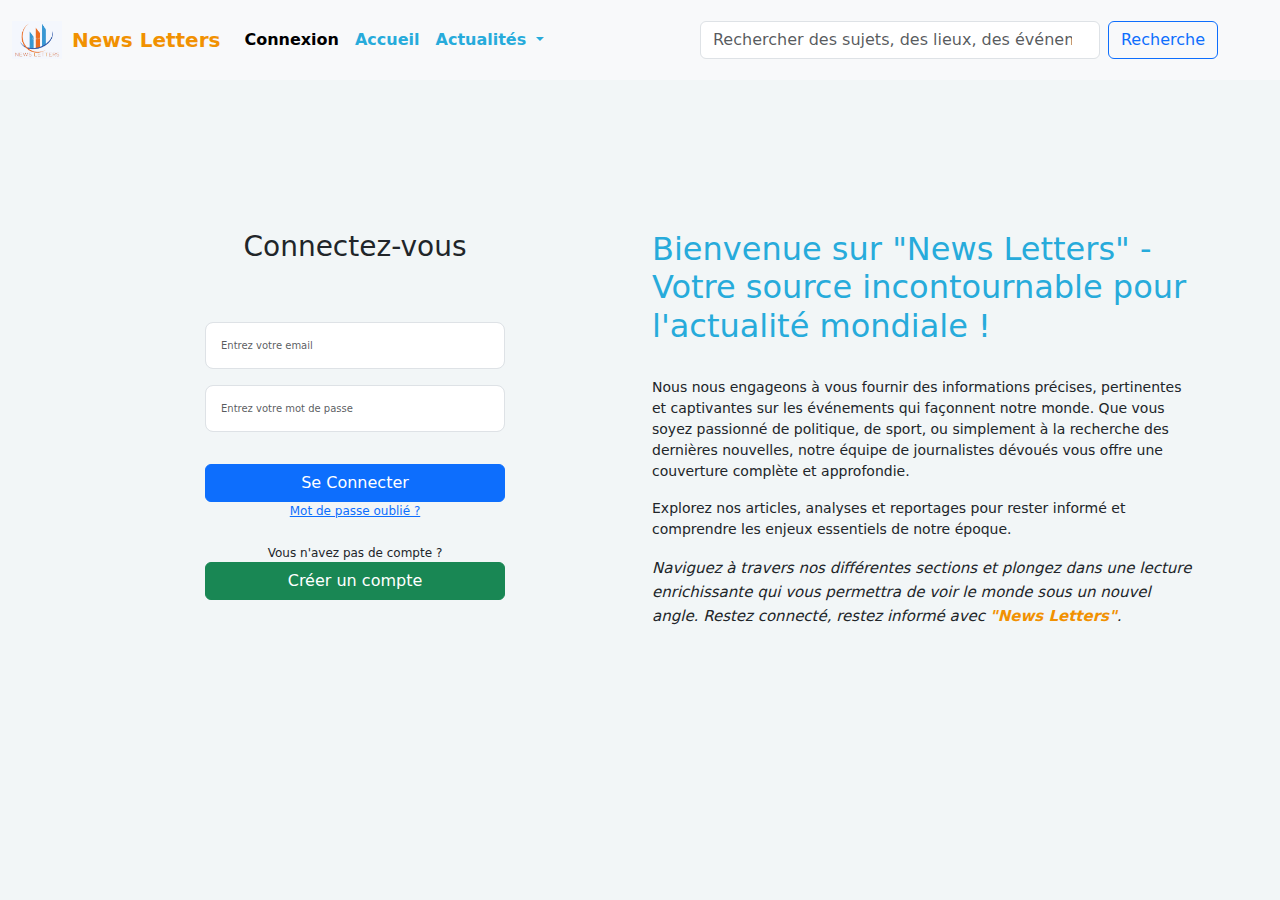
<file: index.html>
<!DOCTYPE html>
<html lang="en">
<head>
    <meta charset="UTF-8">
    <meta name="viewport" content="width=device-width, initial-scale=1.0">
    <link rel="stylesheet" href="./bootstrap-5.3.3-dist/css/bootstrap.min.css">
    <link rel="stylesheet" href="./styles/index.css">
    <link rel="stylesheet" href="https://fonts.googleapis.com/css2?family=Material+Symbols+Outlined:opsz,wght,FILL,GRAD@20..48,100..700,0..1,-50..200" />
    <title>Actualités</title>
   
</head>
<body>
    <nav class="navbar navbar-expand-lg navbar-light bg-light">
        <div class="container-fluid">
            <img src="./images/logo.PNG"style="width: 50px;">
            <a class="navbar-brand" href="#">News Letters</a>
            <button class="navbar-toggler" type="button" data-bs-toggle="collapse" data-bs-target="#navbarSupportedContent" aria-controls="navbarSupportedContent" aria-expanded="false" aria-label="Toggle navigation">
                <span class="navbar-toggler-icon"></span>
            </button>
            <div class="collapse navbar-collapse" id="navbarSupportedContent">
                <ul class="navbar-nav me-auto mb-2 mb-lg-0">
                <li class="nav-item">
                    <a class="nav-link active" aria-current="page" href="./index.html">Connexion</a>
                </li>
                <li class="nav-item">
                    <a class="nav-link" href="./pages/accueil.html">Accueil</a>
                </li>
                <li class="nav-item dropdown">
                    <a class="nav-link dropdown-toggle" href="#" id="navbarDropdown" role="button" data-bs-toggle="dropdown" aria-expanded="false">
                  Actualités
                    </a>
                    <ul class="dropdown-menu" aria-labelledby="navbarDropdown">
                    <li><a class="dropdown-item" href="./pages/inter.html">International</a></li>
                    <li><a class="dropdown-item" href="./pages/politique.html">Politique</a></li>
                    <li><a class="dropdown-item" href="./pages/sport.html">Sport</a></li>
                    <li><a class="dropdown-item" href="./pages/sante.html">Santé</a></li>
                    <li><hr class="dropdown-divider"></li>
                    <li><a class="dropdown-item" href="#">Autres</a></li>
                    </ul>
                </li>
                </ul>
                <div class="search">
                <form class="d-flex">
                <input class="form-control me-2" type="search" placeholder="Rechercher des sujets, des lieux, des événements . . ." aria-label="Search"style="width: 400px;">
                <button class="btn btn-outline-primary" type="submit">Recherche</button>
                </form>
                </div>
            </div>
        </div>
      </nav>
    <main>
        <div class="container">
            <div class="row justify-content-center">
                <div class="col-6"> 
                    <div class="form">
                        <h3>Connectez-vous</h3>
                        <input type="text" class="form-control form-control-lg mb-3" placeholder="Entrez votre email" name="email"style="font-size:10px;padding:15px;width:300px; margin-top:50px;">
                        <input  type="password"  onclick="myFunction()" class="form-control form-control-lg mb-3" placeholder="Entrez votre mot de passe" name="pswd"style="font-size:10px;padding:15px;width:300px">
                        <p id="myMessage" style="display: none; font-size:10px;color:red;">Votre mot de passe doit contenir au moins 8 caractères</p><a href="./pages/accueil.html" target="self" class="btn btn-primary mt-3"style="width: 300px;">Se Connecter</a>
                        <span><a href="#" target="_blank">Mot de passe oublié ?</a></span><br>
                        <span>Vous n'avez pas de compte ?</span>
                        <a href="#" class="btn btn-success"style="width: 300px;">Créer un compte</a>
                    </div>
                </div>
                <div class="col-6">
                    <h2>Bienvenue sur "News Letters" - Votre source incontournable pour l'actualité mondiale !</h2><br>
                    <p>Nous nous engageons à vous fournir des informations précises, pertinentes et captivantes sur les événements qui façonnent notre monde. Que vous soyez passionné de politique, de sport, ou simplement à la recherche des dernières nouvelles, notre équipe de journalistes dévoués vous offre une couverture complète et approfondie.</p>
                    <p>Explorez nos articles, analyses et reportages pour rester informé et comprendre les enjeux essentiels de notre époque.</p>
                    <i>Naviguez à travers nos différentes sections et plongez dans une lecture enrichissante qui vous permettra de voir le monde sous un nouvel angle. Restez connecté, restez informé avec <b>"News Letters"</b>.</i>
                </div>
            </div>
        </div>
    </main>
    <script src="https://cdn.jsdelivr.net/npm/bootstrap@5.1.3/dist/js/bootstrap.bundle.min.js" integrity="sha384-ka7Sk0Gln4gmtz2MlQnikT1wXgYsOg+OMhuP+IlRH9sENBO0LRn5q+8nbTov4+1p" crossorigin="anonymous"></script>
    
    <script>
        function myFunction() {
            //choisir l'element
            var warningMessage = document.getElementById("myMessage");
            //aficher l'element ou pas
            if (warningMessage.style.display === "none") {

                warningMessage.style.display = "block";
            } else {
                 warningMessage.style.display = "none";
             }
        }
    </script>
</body>
</html>
</file>
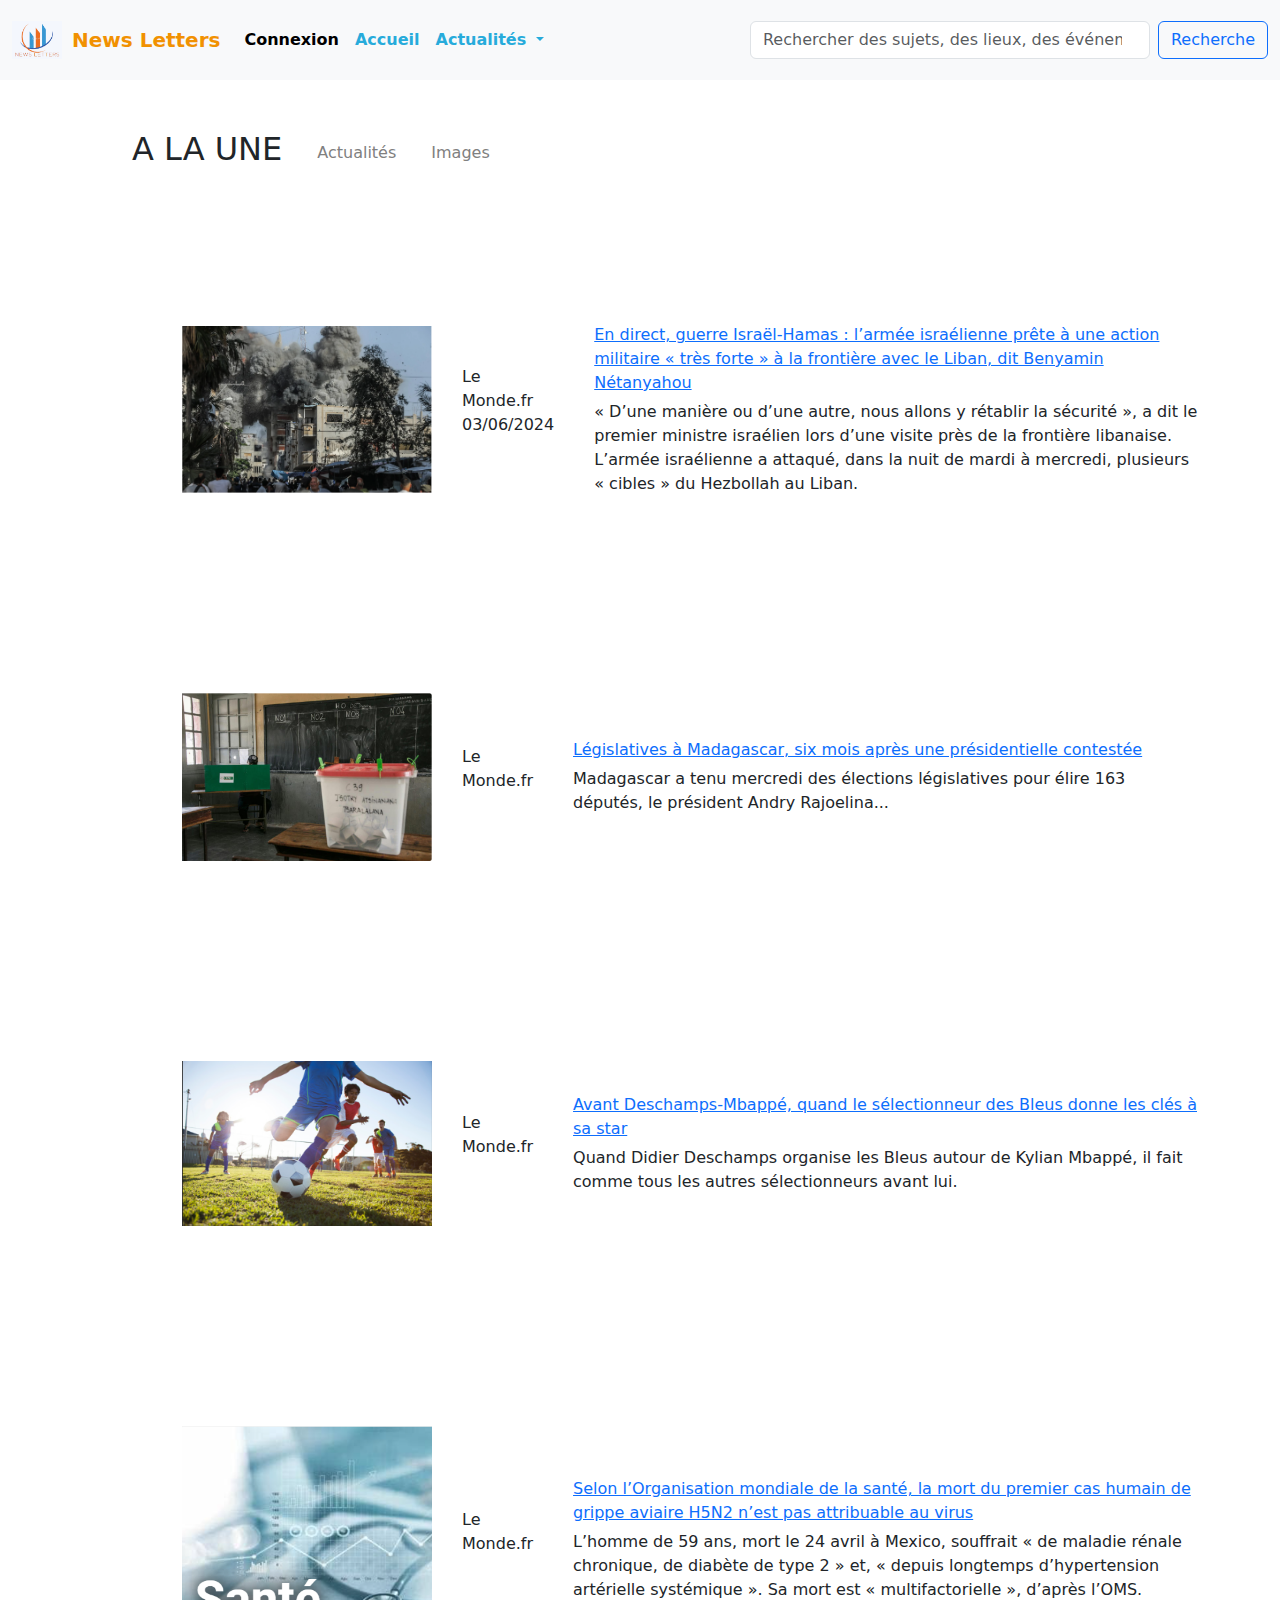
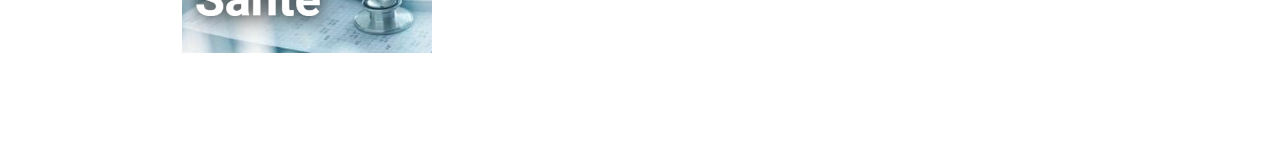
<file: pages/accueil.html>
<!DOCTYPE html>
<html lang="en">
<head>
    <meta charset="UTF-8">
    <meta name="viewport" content="width=device-width, initial-scale=1.0">
    <link rel="stylesheet" href="../bootstrap-5.3.3-dist/css/bootstrap.min.css">
    <link rel="stylesheet" href="../pages/accueil.css">
    <link rel="stylesheet" href="https://fonts.googleapis.com/css2?family=Material+Symbols+Outlined:opsz,wght,FILL,GRAD@20..48,100..700,0..1,-50..200" />
    <link href="https://cdn.jsdelivr.net/npm/bootstrap-icons/font/bootstrap-icons.css" rel="stylesheet">
    <title>Accueil</title>
</head>
    <nav class="navbar navbar-expand-lg navbar-light bg-light">
        <div class="container-fluid">
            <img src="../images/logo.PNG"style="width: 50px;">
            <a class="navbar-brand" href="#">News Letters</a>
          <button class="navbar-toggler" type="button" data-bs-toggle="collapse" data-bs-target="#navbarSupportedContent" aria-controls="navbarSupportedContent" aria-expanded="false" aria-label="Toggle navigation">
            <span class="navbar-toggler-icon"></span>
          </button>
          <div class="collapse navbar-collapse" id="navbarSupportedContent">
            <ul class="navbar-nav me-auto mb-2 mb-lg-0">
              <li class="nav-item">
                <a class="nav-link active" aria-current="page" href="../index.html">Connexion</a>
              </li>
              <li class="nav-item">
                <a class="nav-link" href="./accueil.html">Accueil</a>
              </li>
              <li class="nav-item dropdown">
                <a class="nav-link dropdown-toggle" href="#" id="navbarDropdown" role="button" data-bs-toggle="dropdown" aria-expanded="false">
                  Actualités
                </a>
                <ul class="dropdown-menu" aria-labelledby="navbarDropdown">
                    <li><a class="dropdown-item" href="./inter.html">International</a></li>
                    <li><a class="dropdown-item" href="./politique.html">Politique</a></li>
                    <li><a class="dropdown-item" href="./sport.html">Sport</a></li>
                    <li><a class="dropdown-item" href="./sante.html">Santé</a></li>
                    <li><hr class="dropdown-divider"></li>
                    <li><a class="dropdown-item" href="#">Autres</a></li>
                </ul>
              </li>
            </ul>
            <form class="d-flex">
              <input class="form-control me-2" type="search" placeholder="Rechercher des sujets, des lieux, des événements . . ." aria-label="Search"style="width: 400px;">
              <button class="btn btn-outline-primary" type="submit">Recherche</button>
            </form>
          </div>
        </div>
      </nav>
    <main>
        <div class="container">
            <div class="col-md-12">
                <h2> A LA UNE </h2>
                <a class=link href="#">Actualités</a>
                <a class=link href="#">Images</a>
            </div>
            <div class="row">
                <div class="col-md-4">
                    <img src="../images/gaza.png"style="width: 250px; margin:100px">
                </div>
                <div class="col-md-8">
                    <p> Le Monde.fr  03/06/2024 </p>
                    <div class="firsttitle">
                        <a href="../pages/inter.html"target="_blank">En direct, guerre Israël-Hamas : l’armée israélienne prête à une action militaire « très forte » à la frontière avec le Liban, dit Benyamin Nétanyahou</a>
                        <span>« D’une manière ou d’une autre, nous allons y rétablir la sécurité », a dit le premier ministre israélien lors d’une visite près de la frontière libanaise. L’armée israélienne a attaqué, dans la nuit de mardi à mercredi, plusieurs « cibles » du Hezbollah au Liban.</span>
                    </div>
                </div>
            </div>
        </div>
        <div class="container">
            <div class="row">
                <div class="col-md-4">
                    <img src="../images/election.PNG"style="width: 250px; margin:100px">
                </div>
                <div class="col-md-8">
                    <p> Le Monde.fr  </p>
                    <div class="firsttitle">
                        <a href="../pages/politique.html"target="_blank">Législatives à Madagascar, six mois après une présidentielle contestée</a>
                        <span>Madagascar a tenu mercredi des élections législatives pour élire 163 députés, le président Andry Rajoelina...</span>
                    </div>
                </div>
            </div>
        </div>
        <div class="container">
          <div class="row">
              <div class="col-md-4">
                  <img src="../images/ball.PNG"style="width: 250px; margin:100px">
              </div>
              <div class="col-md-8">
                  <p> Le Monde.fr  </p>
                  <div class="firsttitle">
                      <a href="../pages/sport.html"target="_blank">Avant Deschamps-Mbappé, quand le sélectionneur des Bleus donne les clés à sa star</a>
                      <span>Quand Didier Deschamps organise les Bleus autour de Kylian Mbappé, il fait comme tous les autres sélectionneurs avant lui.</span>
                  </div>
              </div>
          </div>
      </div>
      <div class="container">
        <div class="row">
            <div class="col-md-4">
                <img src="../images/sante.PNG"style="width: 250px; margin:100px">
            </div>
            <div class="col-md-8">
                <p> Le Monde.fr  </p>
                <div class="firsttitle">
                    <a href="../pages/sante.html"target="_blank">Selon l’Organisation mondiale de la santé, la mort du premier cas humain de grippe aviaire H5N2 n’est pas attribuable au virus</a>
                    <span>L’homme de 59 ans, mort le 24 avril à Mexico, souffrait « de maladie rénale chronique, de diabète de type 2 » et, « depuis longtemps d’hypertension artérielle systémique ». Sa mort est « multifactorielle », d’après l’OMS.</span>
                </div>
            </div>
        </div>
    </div>
    </main>
    
    <script src="https://cdn.jsdelivr.net/npm/bootstrap@5.1.3/dist/js/bootstrap.bundle.min.js" integrity="sha384-ka7Sk0Gln4gmtz2MlQnikT1wXgYsOg+OMhuP+IlRH9sENBO0LRn5q+8nbTov4+1p" crossorigin="anonymous"></script>
</body>
</html>
</file>
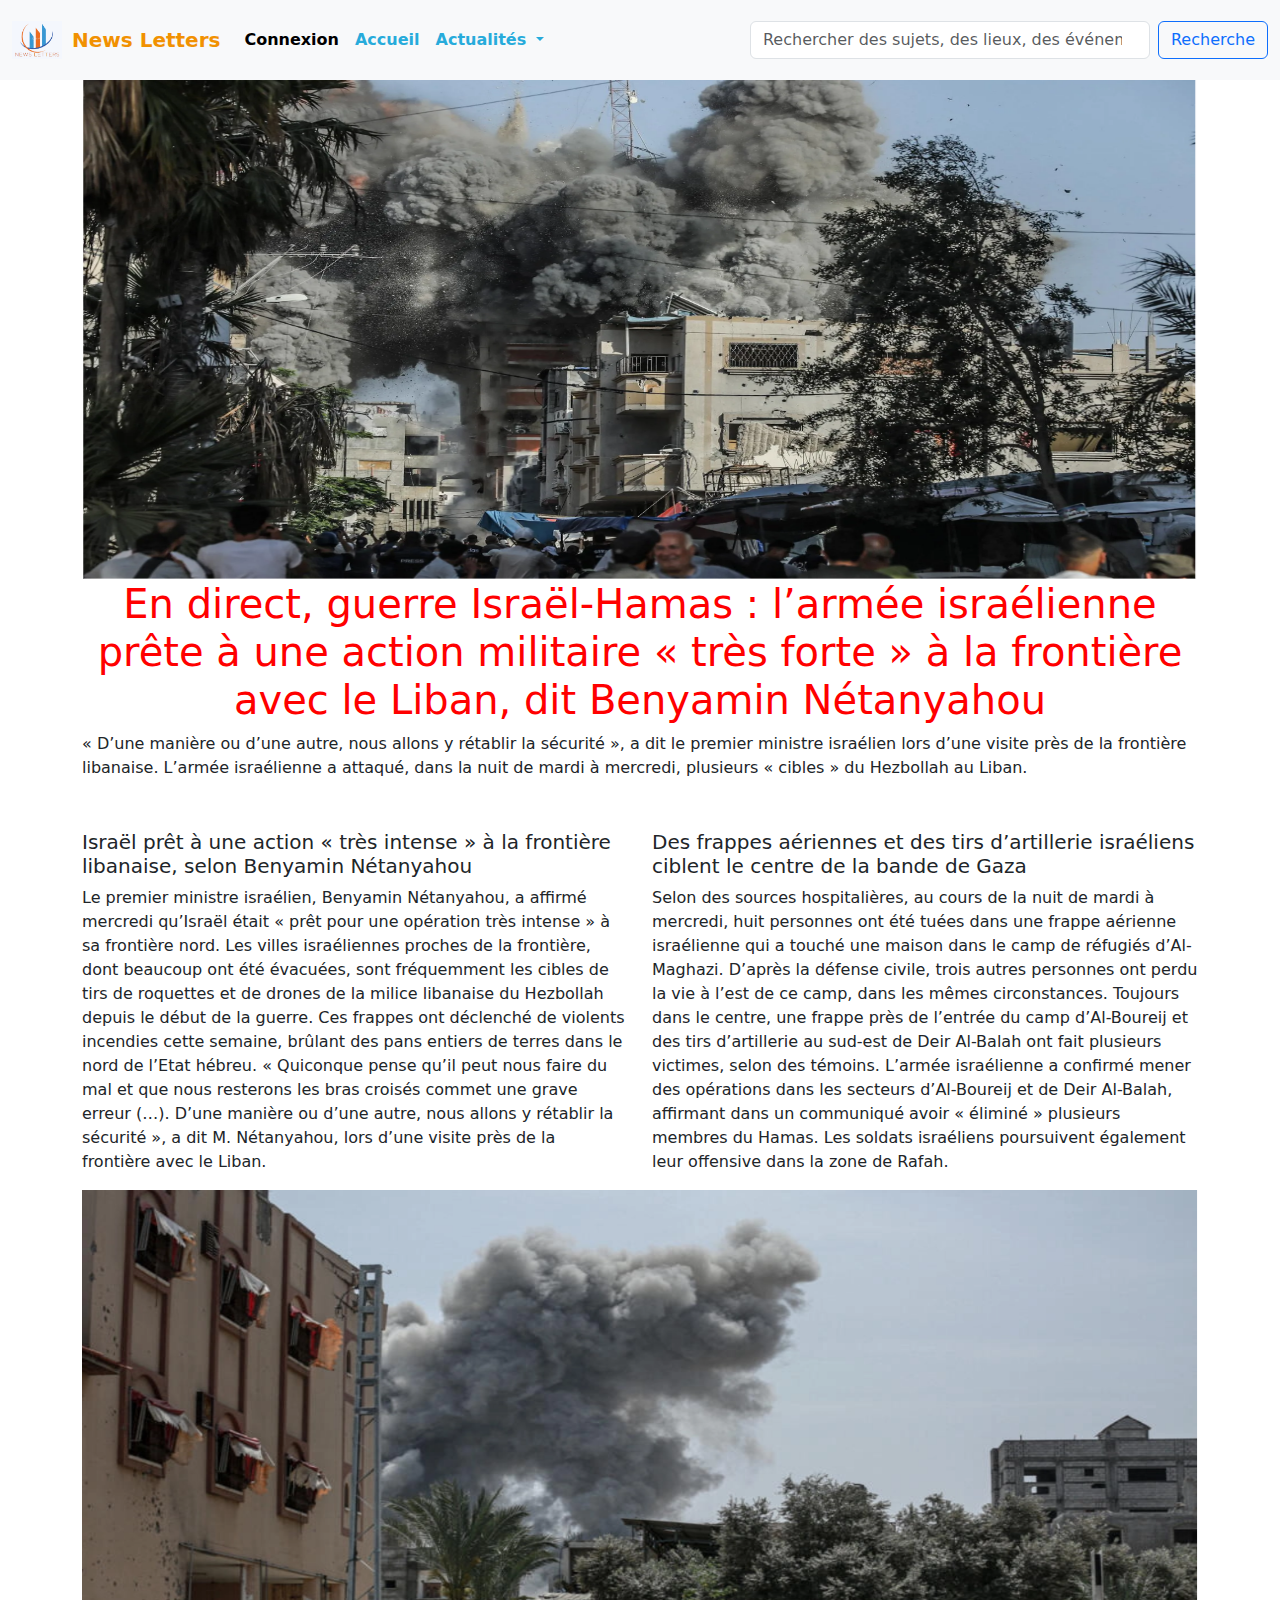
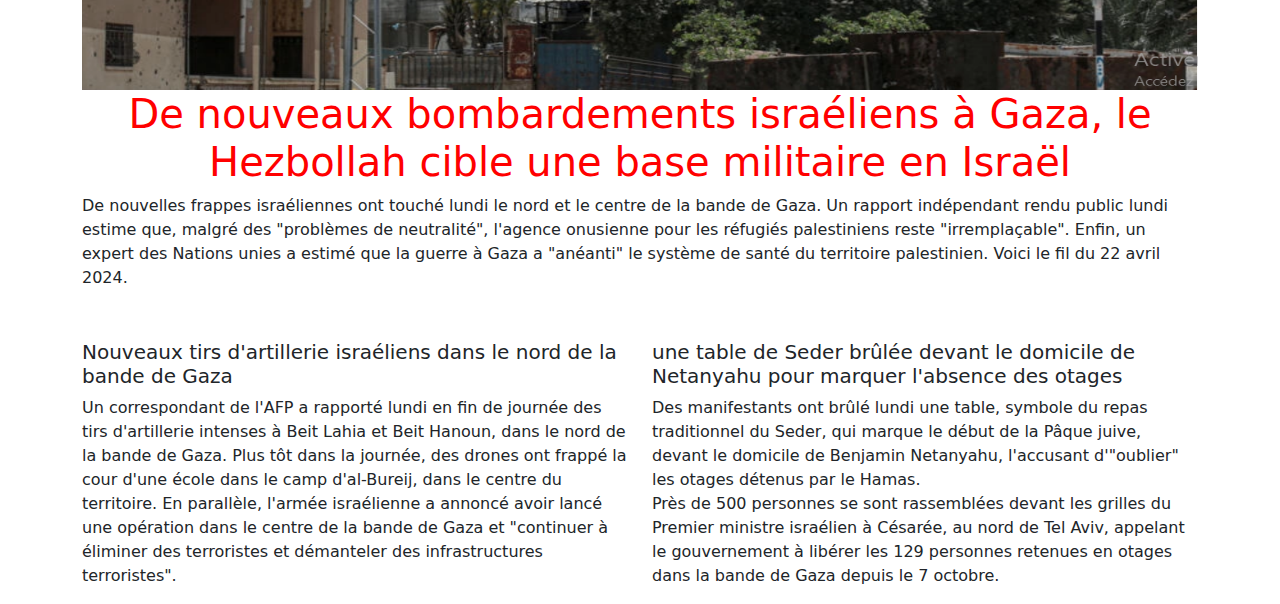
<file: pages/inter.html>
<!DOCTYPE html>
<html lang="en">
<head>
    <meta charset="UTF-8">
    <meta name="viewport" content="width=device-width, initial-scale=1.0">
    <link rel="stylesheet" href="../bootstrap-5.3.3-dist/css/bootstrap.min.css">
    <link rel="stylesheet" href="../pages/inter.css">
    <link rel="stylesheet" href="https://fonts.googleapis.com/css2?family=Material+Symbols+Outlined:opsz,wght,FILL,GRAD@20..48,100..700,0..1,-50..200" />
    <link href="https://cdn.jsdelivr.net/npm/bootstrap-icons/font/bootstrap-icons.css" rel="stylesheet">
    <title>International</title>
</head>
<body>
    <nav class="navbar navbar-expand-lg navbar-light bg-light">
        <div class="container-fluid">
            <img src="../images/logo.PNG"style="width: 50px;">
            <a class="navbar-brand" href="#">News Letters</a>
          <button class="navbar-toggler" type="button" data-bs-toggle="collapse" data-bs-target="#navbarSupportedContent" aria-controls="navbarSupportedContent" aria-expanded="false" aria-label="Toggle navigation">
            <span class="navbar-toggler-icon"></span>
          </button>
          <div class="collapse navbar-collapse" id="navbarSupportedContent">
            <ul class="navbar-nav me-auto mb-2 mb-lg-0">
              <li class="nav-item">
                <a class="nav-link active" aria-current="page" href="../index.html">Connexion</a>
              </li>
              <li class="nav-item">
                <a class="nav-link" href="./accueil.html">Accueil</a>
              </li>
              <li class="nav-item dropdown">
                <a class="nav-link dropdown-toggle" href="#" id="navbarDropdown" role="button" data-bs-toggle="dropdown" aria-expanded="false">
                  Actualités
                </a>
                <ul class="dropdown-menu" aria-labelledby="navbarDropdown">
                  <li><a class="dropdown-item" href="./inter.html">International</a></li>
                  <li><a class="dropdown-item" href="./politique.html">Politique</a></li>
                  <li><a class="dropdown-item" href="./sport.html">Sport</a></li>
                  <li><a class="dropdown-item" href="./sante.html">Santé</a></li>
                  <li><hr class="dropdown-divider"></li>
                  <li><a class="dropdown-item" href="#">Autres</a></li>
                </ul>
              </li>
            </ul>
            <form class="d-flex">
              <input class="form-control me-2" type="search" placeholder="Rechercher des sujets, des lieux, des événements . . ." aria-label="Search"style="width: 400px;">
              <button class="btn btn-outline-primary" type="submit">Recherche</button>
            </form>
          </div>
        </div>
      </nav>
      <main>
        <div class="container">
            <img src="../images/gaza.png"style="width: 100%; height: 500px">
            <div class="title">
                <h1>En direct, guerre Israël-Hamas : l’armée israélienne prête à une action militaire « très forte » à la frontière avec le Liban, dit Benyamin Nétanyahou</h1>
                <span>« D’une manière ou d’une autre, nous allons y rétablir la sécurité », a dit le premier ministre israélien lors d’une visite près de la frontière libanaise. L’armée israélienne a attaqué, dans la nuit de mardi à mercredi, plusieurs « cibles » du Hezbollah au Liban.</span>
            </div>
            <div class="row">
                <div class="col-md-6">
                    <h5>Israël prêt à une action « très intense » à la frontière libanaise, selon Benyamin Nétanyahou</h5>
                    <p>Le premier ministre israélien, Benyamin Nétanyahou, a affirmé mercredi qu’Israël était « prêt pour une opération très intense » à sa frontière nord.

                        Les villes israéliennes proches de la frontière, dont beaucoup ont été évacuées, sont fréquemment les cibles de tirs de roquettes et de drones de la milice libanaise du Hezbollah depuis le début de la guerre. Ces frappes ont déclenché de violents incendies cette semaine, brûlant des pans entiers de terres dans le nord de l’Etat hébreu.
                        
                        « Quiconque pense qu’il peut nous faire du mal et que nous resterons les bras croisés commet une grave erreur (…). D’une manière ou d’une autre, nous allons y rétablir la sécurité », a dit M. Nétanyahou, lors d’une visite près de la frontière avec le Liban.</p>
                </div>
                <div class="col-md-6">
                    <h5>Des frappes aériennes et des tirs d’artillerie israéliens ciblent le centre de la bande de Gaza</h5>
                    <p>Selon des sources hospitalières, au cours de la nuit de mardi à mercredi, huit personnes ont été tuées dans une frappe aérienne israélienne qui a touché une maison dans le camp de réfugiés d’Al-Maghazi. D’après la défense civile, trois autres personnes ont perdu la vie à l’est de ce camp, dans les mêmes circonstances.

                        Toujours dans le centre, une frappe près de l’entrée du camp d’Al-Boureij et des tirs d’artillerie au sud-est de Deir Al-Balah ont fait plusieurs victimes, selon des témoins.
                        
                        L’armée israélienne a confirmé mener des opérations dans les secteurs d’Al-Boureij et de Deir Al-Balah, affirmant dans un communiqué avoir « éliminé » plusieurs membres du Hamas. Les soldats israéliens poursuivent également leur offensive dans la zone de Rafah.</p>
                </div>
            </div>
        </div>
        <div class="container">
            <img src="../images/israel.png"style="width: 100%; height: 500px">
            <div class="title">
                <h1>De nouveaux bombardements israéliens à Gaza, le Hezbollah cible une base militaire en Israël</h1>
                <span>De nouvelles frappes israéliennes ont touché lundi le nord et le centre de la bande de Gaza. Un rapport indépendant rendu public lundi estime que, malgré des "problèmes de neutralité", l'agence onusienne pour les réfugiés palestiniens reste "irremplaçable". Enfin, un expert des Nations unies a estimé que la guerre à Gaza a "anéanti" le système de santé du territoire palestinien. Voici le fil du 22 avril 2024. </span>
            </div>
            <div class="row">
                <div class="col-md-6">
                    <h5>Nouveaux tirs d'artillerie israéliens dans le nord de la bande de Gaza</h5>
                    <p>Un correspondant de l'AFP a rapporté lundi en fin de journée des tirs d'artillerie intenses à Beit Lahia et Beit Hanoun, dans le nord de la bande de Gaza. Plus tôt dans la journée, des drones ont frappé la cour d'une école dans le camp d'al-Bureij, dans le centre du territoire. 

                        En parallèle, l'armée israélienne a annoncé avoir lancé une opération dans le centre de la bande de Gaza et "continuer à éliminer des terroristes et démanteler des infrastructures terroristes".</p>
                </div>
                <div class="col-md-6">
                    <h5>une table de Seder brûlée devant le domicile de Netanyahu pour marquer l'absence des otages</h5>
                    <p>Des manifestants ont brûlé lundi une table, symbole du repas traditionnel du Seder, qui marque le début de la Pâque juive, devant le domicile de Benjamin Netanyahu, l'accusant d'"oublier" les otages détenus par le Hamas.<br>Près de 500 personnes se sont rassemblées devant les grilles du Premier ministre israélien à Césarée, au nord de Tel Aviv, appelant le gouvernement à libérer les 129 personnes retenues en otages dans la bande de Gaza depuis le 7 octobre.</p>
                </div>
            </div>
        </div>
      </main>
      <script src="https://cdn.jsdelivr.net/npm/bootstrap@5.1.3/dist/js/bootstrap.bundle.min.js" integrity="sha384-ka7Sk0Gln4gmtz2MlQnikT1wXgYsOg+OMhuP+IlRH9sENBO0LRn5q+8nbTov4+1p" crossorigin="anonymous"></script>
</body>
</html>
</file>
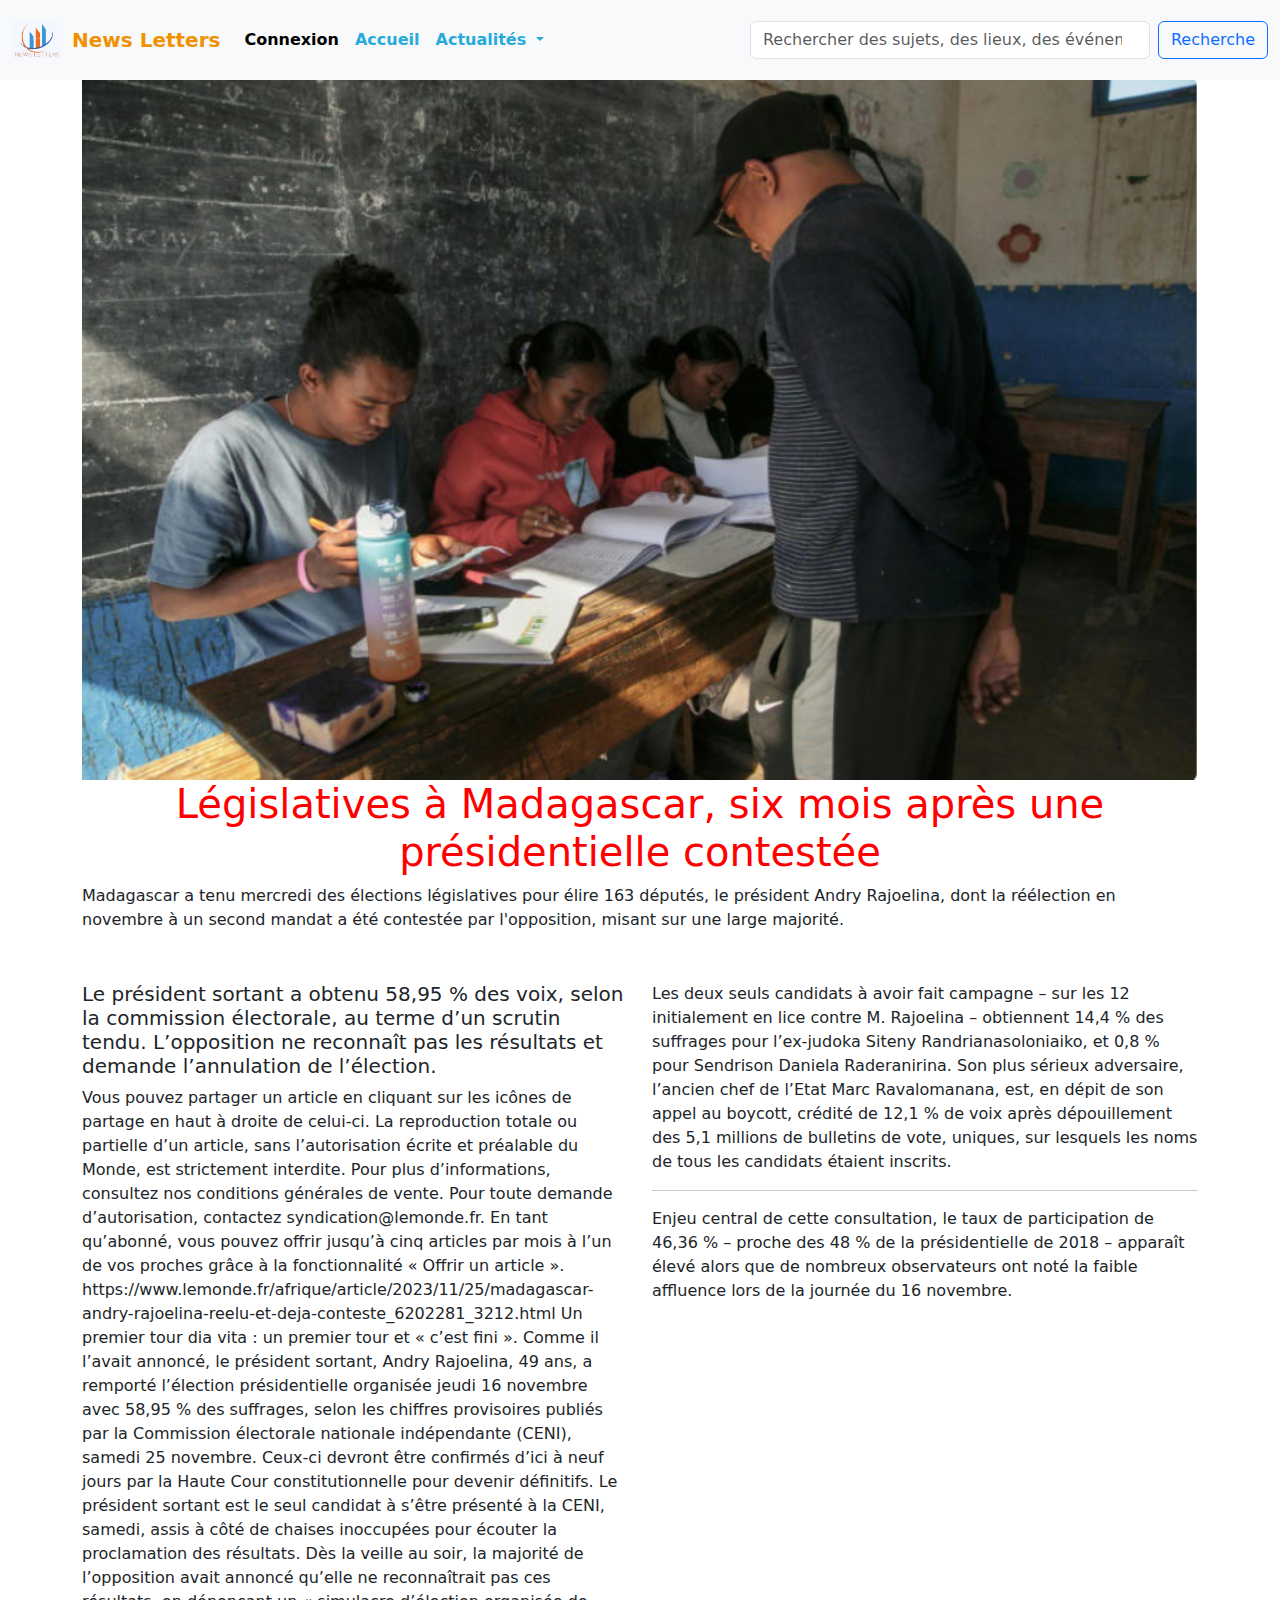
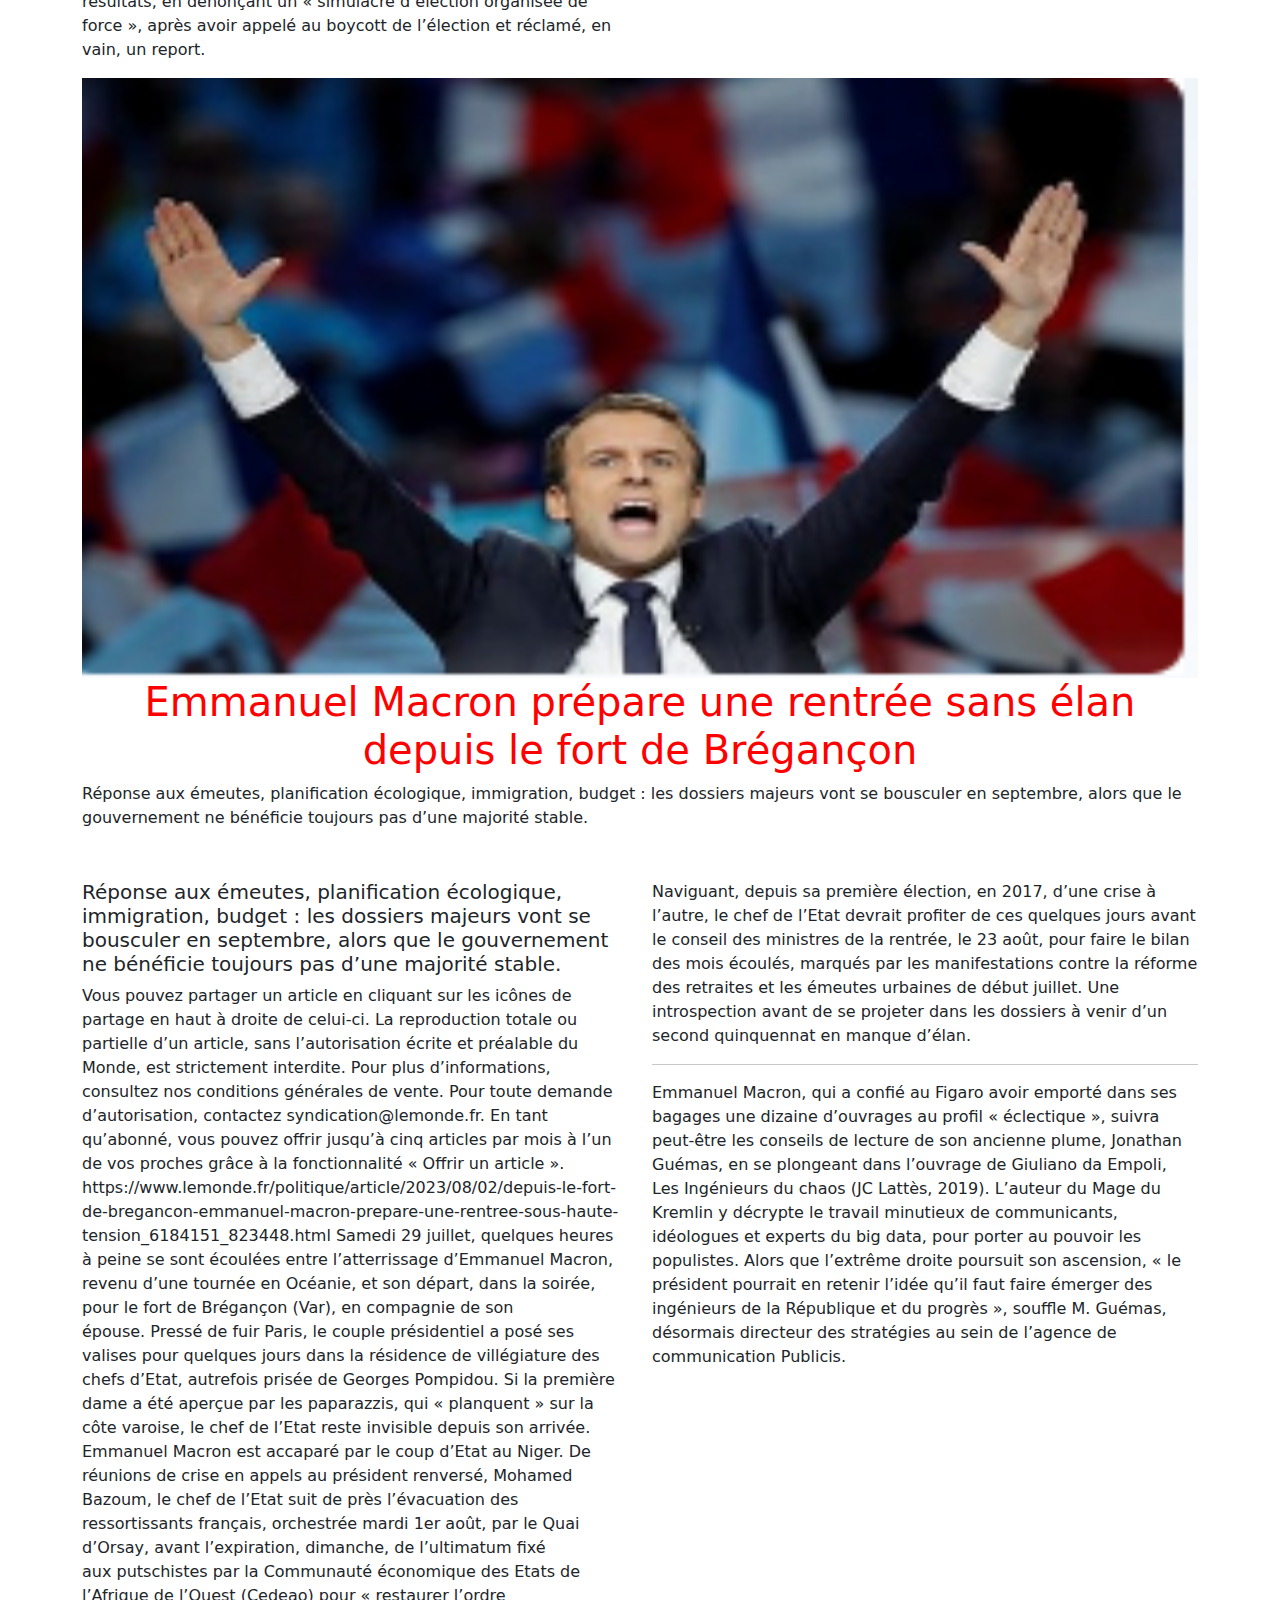
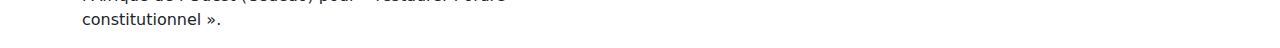
<file: pages/politique.html>
<!DOCTYPE html>
<html lang="en">
<head>
    <meta charset="UTF-8">
    <meta name="viewport" content="width=device-width, initial-scale=1.0">
    <link rel="stylesheet" href="../bootstrap-5.3.3-dist/css/bootstrap.min.css">
    <link rel="stylesheet" href="../pages/politique.css">
    <link rel="stylesheet" href="https://fonts.googleapis.com/css2?family=Material+Symbols+Outlined:opsz,wght,FILL,GRAD@20..48,100..700,0..1,-50..200" />
    <link href="https://cdn.jsdelivr.net/npm/bootstrap-icons/font/bootstrap-icons.css" rel="stylesheet">
    <title>Politique</title>
</head>
<body>
    <nav class="navbar navbar-expand-lg navbar-light bg-light">
        <div class="container-fluid">
            <img src="../images/logo.PNG"style="width: 50px;">
            <a class="navbar-brand" href="#">News Letters</a>
          <button class="navbar-toggler" type="button" data-bs-toggle="collapse" data-bs-target="#navbarSupportedContent" aria-controls="navbarSupportedContent" aria-expanded="false" aria-label="Toggle navigation">
            <span class="navbar-toggler-icon"></span>
          </button>
          <div class="collapse navbar-collapse" id="navbarSupportedContent">
            <ul class="navbar-nav me-auto mb-2 mb-lg-0">
              <li class="nav-item">
                <a class="nav-link active" aria-current="page" href="../index.html">Connexion</a>
              </li>
              <li class="nav-item">
                <a class="nav-link" href="./accueil.html">Accueil</a>
              </li>
              <li class="nav-item dropdown">
                <a class="nav-link dropdown-toggle" href="#" id="navbarDropdown" role="button" data-bs-toggle="dropdown" aria-expanded="false">
                  Actualités
                </a>
                <ul class="dropdown-menu" aria-labelledby="navbarDropdown">
                  <li><a class="dropdown-item" href="./inter.html">International</a></li>
                  <li><a class="dropdown-item" href="./politique.html">Politique</a></li>
                  <li><a class="dropdown-item" href="./sport.html">Sport</a></li>
                  <li><a class="dropdown-item" href="./sante.html">Santé</a></li>
                  <li><hr class="dropdown-divider"></li>
                  <li><a class="dropdown-item" href="#">Autres</a></li>
                </ul>
              </li>
            </ul>
            <form class="d-flex">
              <input class="form-control me-2" type="search" placeholder="Rechercher des sujets, des lieux, des événements . . ." aria-label="Search"style="width: 400px;">
              <button class="btn btn-outline-primary" type="submit">Recherche</button>
            </form>
          </div>
        </div>
      </nav>
      <main>
        <div class="container">
            <img src="../images/election2.PNG"style="width: 100%; height: 700px">
            <div class="title">
                <h1>Législatives à Madagascar, six mois après une présidentielle contestée</h1>
                <span>Madagascar a tenu mercredi des élections législatives pour élire 163 députés, le président Andry Rajoelina, dont la réélection en novembre à un second mandat a été contestée par l'opposition, misant sur une large majorité. </span>
            </div>
            <div class="row">
                <div class="col-md-6">
                    <h5>Le président sortant a obtenu 58,95 % des voix, selon la commission électorale, au terme d’un scrutin tendu. L’opposition ne reconnaît pas les résultats et demande l’annulation de l’élection.</h5>
                    <p>Vous pouvez partager un article en cliquant sur les icônes de partage en haut à droite de celui-ci. 
                        La reproduction totale ou partielle d’un article, sans l’autorisation écrite et préalable du Monde, est strictement interdite. 
                        Pour plus d’informations, consultez nos conditions générales de vente. 
                        Pour toute demande d’autorisation, contactez syndication@lemonde.fr. 
                        En tant qu’abonné, vous pouvez offrir jusqu’à cinq articles par mois à l’un de vos proches grâce à la fonctionnalité « Offrir un article ». 
                        
                        https://www.lemonde.fr/afrique/article/2023/11/25/madagascar-andry-rajoelina-reelu-et-deja-conteste_6202281_3212.html
                        
                        Un premier tour dia vita : un premier tour et « c’est fini ». Comme il l’avait annoncé, le président sortant, Andry Rajoelina, 49 ans, a remporté l’élection présidentielle organisée jeudi 16 novembre avec 58,95 % des suffrages, selon les chiffres provisoires publiés par la Commission électorale nationale indépendante (CENI), samedi 25 novembre. Ceux-ci devront être confirmés d’ici à neuf jours par la Haute Cour constitutionnelle pour devenir définitifs. Le président sortant est le seul candidat à s’être présenté à la CENI, samedi, assis à côté de chaises inoccupées pour écouter la proclamation des résultats.
                        
                        Dès la veille au soir, la majorité de l’opposition avait annoncé qu’elle ne reconnaîtrait pas ces résultats, en dénonçant un « simulacre d’élection organisée de force », après avoir appelé au boycott de l’élection et réclamé, en vain, un report.</p>
                </div>
                <div class="col-md-6">
                    <p>Les deux seuls candidats à avoir fait campagne – sur les 12 initialement en lice contre M. Rajoelina – obtiennent 14,4 % des suffrages pour l’ex-judoka Siteny Randrianasoloniaiko, et 0,8 % pour Sendrison Daniela Raderanirina. Son plus sérieux adversaire, l’ancien chef de l’Etat Marc Ravalomanana, est, en dépit de son appel au boycott, crédité de 12,1 % de voix après dépouillement des 5,1 millions de bulletins de vote, uniques, sur lesquels les noms de tous les candidats étaient inscrits.<hr>Enjeu central de cette consultation, le taux de participation de 46,36 % – proche des 48 % de la présidentielle de 2018 – apparaît élevé alors que de nombreux observateurs ont noté la faible affluence lors de la journée du 16 novembre.</p>
                </div>
            </div>
        </div>
        <div class="container">
            <img src="../images/macron.PNG"style="width: 100%; height: 600px">
            <div class="title">
                <h1>Emmanuel Macron prépare une rentrée sans élan depuis le fort de Brégançon</h1>
                <span>Réponse aux émeutes, planification écologique, immigration, budget : les dossiers majeurs vont se bousculer en septembre, alors que le gouvernement ne bénéficie toujours pas d’une majorité stable.</span>
            </div>
            <div class="row">
                <div class="col-md-6">
                    <h5>Réponse aux émeutes, planification écologique, immigration, budget : les dossiers majeurs vont se bousculer en septembre, alors que le gouvernement ne bénéficie toujours pas d’une majorité stable.</h5>
                    <p>Vous pouvez partager un article en cliquant sur les icônes de partage en haut à droite de celui-ci. 
                        La reproduction totale ou partielle d’un article, sans l’autorisation écrite et préalable du Monde, est strictement interdite. 
                        Pour plus d’informations, consultez nos conditions générales de vente. 
                        Pour toute demande d’autorisation, contactez syndication@lemonde.fr. 
                        En tant qu’abonné, vous pouvez offrir jusqu’à cinq articles par mois à l’un de vos proches grâce à la fonctionnalité « Offrir un article ». 
                        
                        https://www.lemonde.fr/politique/article/2023/08/02/depuis-le-fort-de-bregancon-emmanuel-macron-prepare-une-rentree-sous-haute-tension_6184151_823448.html
                        
                        Samedi 29 juillet, quelques heures à peine se sont écoulées entre l’atterrissage d’Emmanuel Macron, revenu d’une tournée en Océanie, et son départ, dans la soirée, pour le fort de Brégançon (Var), en compagnie de son épouse. Pressé de fuir Paris, le couple présidentiel a posé ses valises pour quelques jours dans la résidence de villégiature des chefs d’Etat, autrefois prisée de Georges Pompidou.
                        
                        Si la première dame a été aperçue par les paparazzis, qui « planquent » sur la côte varoise, le chef de l’Etat reste invisible depuis son arrivée. Emmanuel Macron est accaparé par le coup d’Etat au Niger. De réunions de crise en appels au président renversé, Mohamed Bazoum, le chef de l’Etat suit de près l’évacuation des ressortissants français, orchestrée mardi 1er août, par le Quai d’Orsay, avant l’expiration, dimanche, de l’ultimatum fixé aux putschistes par la Communauté économique des Etats de l’Afrique de l’Ouest (Cedeao) pour « restaurer l’ordre constitutionnel ».</p>
                </div>
                <div class="col-md-6">
                    <p>Naviguant, depuis sa première élection, en 2017, d’une crise à l’autre, le chef de l’Etat devrait profiter de ces quelques jours avant le conseil des ministres de la rentrée, le 23 août, pour faire le bilan des mois écoulés, marqués par les manifestations contre la réforme des retraites et les émeutes urbaines de début juillet. Une introspection avant de se projeter dans les dossiers à venir d’un second quinquennat en manque d’élan.<hr>Emmanuel Macron, qui a confié au Figaro avoir emporté dans ses bagages une dizaine d’ouvrages au profil « éclectique », suivra peut-être les conseils de lecture de son ancienne plume, Jonathan Guémas, en se plongeant dans l’ouvrage de Giuliano da Empoli, Les Ingénieurs du chaos (JC Lattès, 2019). L’auteur du Mage du Kremlin y décrypte le travail minutieux de communicants, idéologues et experts du big data, pour porter au pouvoir les populistes. Alors que l’extrême droite poursuit son ascension, « le président pourrait en retenir l’idée qu’il faut faire émerger des ingénieurs de la République et du progrès », souffle M. Guémas, désormais directeur des stratégies au sein de l’agence de communication Publicis.</p>
                </div>
            </div>
        </div>
        </main>
      <script src="https://cdn.jsdelivr.net/npm/bootstrap@5.1.3/dist/js/bootstrap.bundle.min.js" integrity="sha384-ka7Sk0Gln4gmtz2MlQnikT1wXgYsOg+OMhuP+IlRH9sENBO0LRn5q+8nbTov4+1p" crossorigin="anonymous"></script>
</body>
</html>
</file>
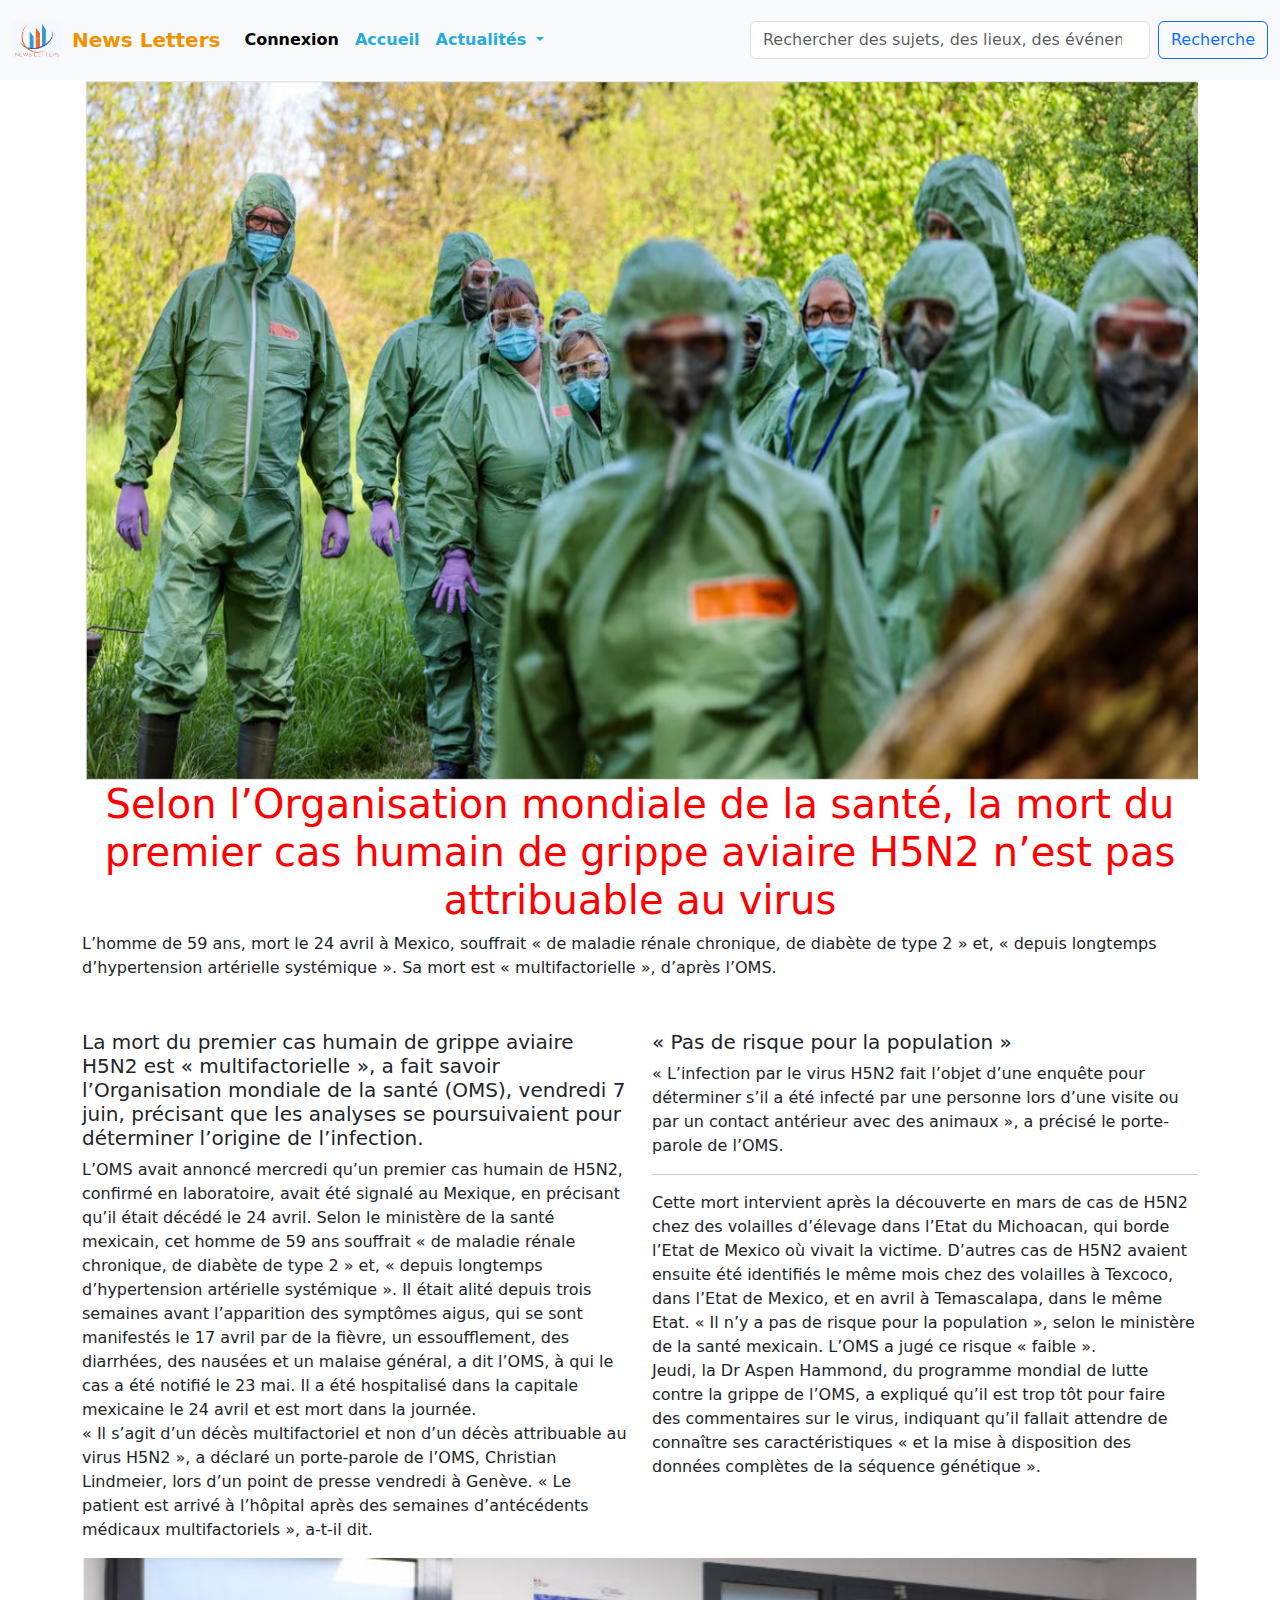
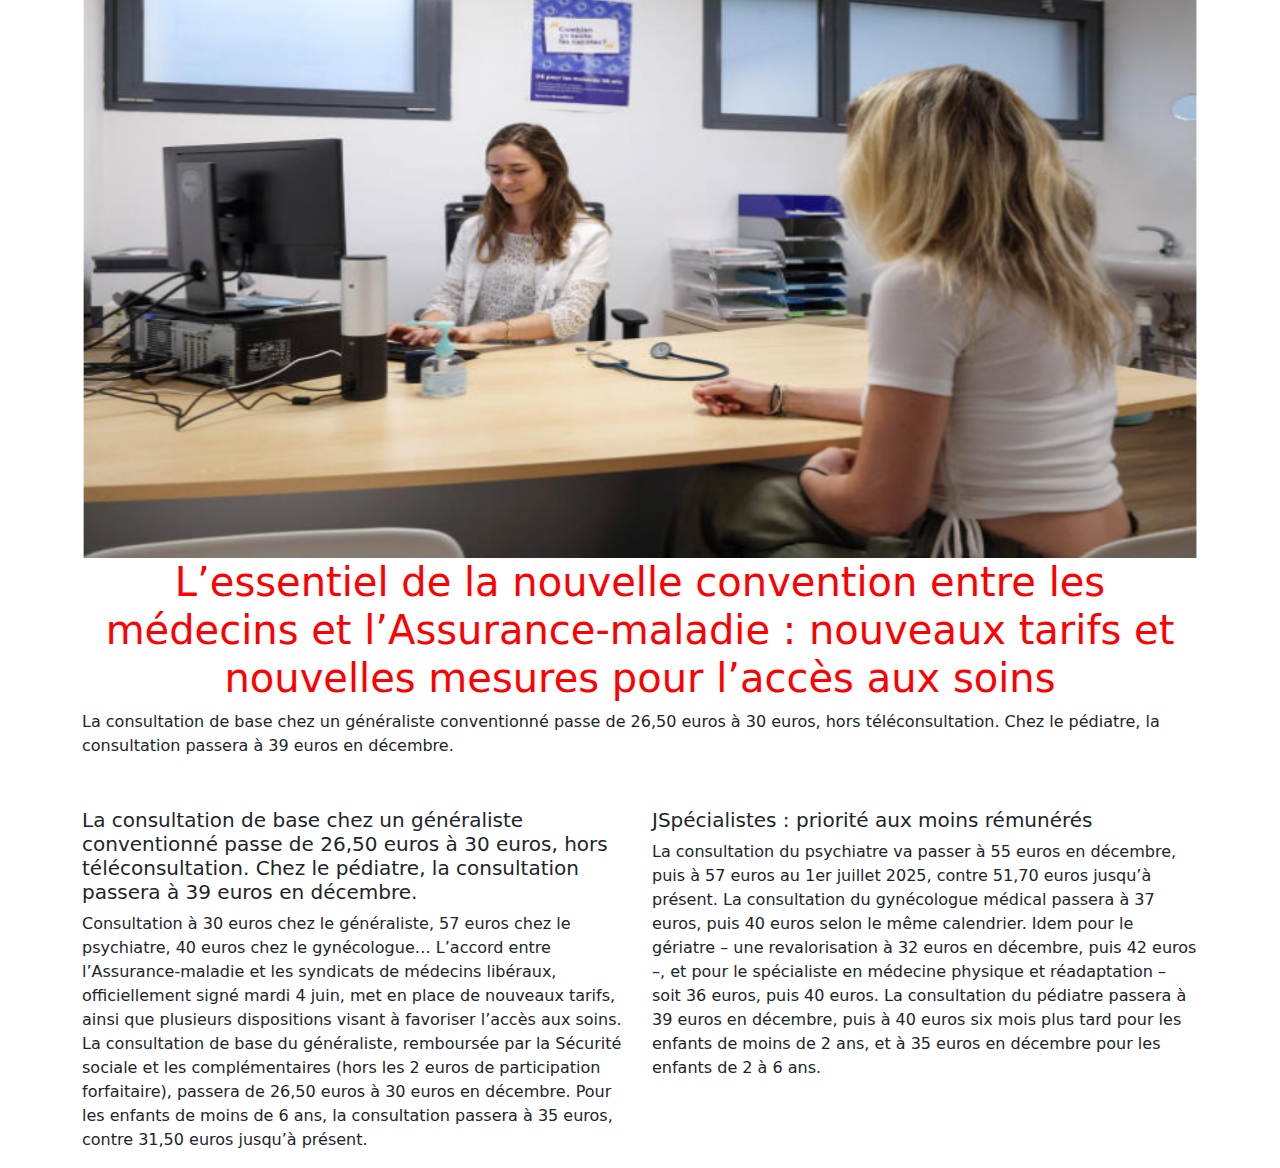
<file: pages/sante.html>
<!DOCTYPE html>
<html lang="en">
<head>
    <meta charset="UTF-8">
    <meta name="viewport" content="width=device-width, initial-scale=1.0">
    <link rel="stylesheet" href="../bootstrap-5.3.3-dist/css/bootstrap.min.css">
    <link rel="stylesheet" href="../pages/sante.css">
    <link rel="stylesheet" href="https://fonts.googleapis.com/css2?family=Material+Symbols+Outlined:opsz,wght,FILL,GRAD@20..48,100..700,0..1,-50..200" />
    <link href="https://cdn.jsdelivr.net/npm/bootstrap-icons/font/bootstrap-icons.css" rel="stylesheet">
    <title>Santé</title>
</head>
<body>
    <nav class="navbar navbar-expand-lg navbar-light bg-light">
        <div class="container-fluid">
            <img src="../images/logo.PNG"style="width: 50px;">
            <a class="navbar-brand" href="#">News Letters</a>
          <button class="navbar-toggler" type="button" data-bs-toggle="collapse" data-bs-target="#navbarSupportedContent" aria-controls="navbarSupportedContent" aria-expanded="false" aria-label="Toggle navigation">
            <span class="navbar-toggler-icon"></span>
          </button>
          <div class="collapse navbar-collapse" id="navbarSupportedContent">
            <ul class="navbar-nav me-auto mb-2 mb-lg-0">
              <li class="nav-item">
                <a class="nav-link active" aria-current="page" href="../index.html">Connexion</a>
              </li>
              <li class="nav-item">
                <a class="nav-link" href="./accueil.html">Accueil</a>
              </li>
              <li class="nav-item dropdown">
                <a class="nav-link dropdown-toggle" href="#" id="navbarDropdown" role="button" data-bs-toggle="dropdown" aria-expanded="false">
                  Actualités
                </a>
                <ul class="dropdown-menu" aria-labelledby="navbarDropdown">
                  <li><a class="dropdown-item" href="./inter.html">International</a></li>
                  <li><a class="dropdown-item" href="./politique.html">Politique</a></li>
                  <li><a class="dropdown-item" href="./sport.html">Sport</a></li>
                  <li><a class="dropdown-item" href="./sante.html">Santé</a></li>
                  <li><hr class="dropdown-divider"></li>
                  <li><a class="dropdown-item" href="#">Autres</a></li>
                </ul>
              </li>
            </ul>
            <form class="d-flex">
              <input class="form-control me-2" type="search" placeholder="Rechercher des sujets, des lieux, des événements . . ." aria-label="Search"style="width: 400px;">
              <button class="btn btn-outline-primary" type="submit">Recherche</button>
            </form>
          </div>
        </div>
      </nav> 
      <main>
        <div class="container">
          <img src="../images/sante2.PNG"style="width: 100%; height: 700px">
          <div class="title">
              <h1>Selon l’Organisation mondiale de la santé, la mort du premier cas humain de grippe aviaire H5N2 n’est pas attribuable au virus</h1>
              <span>L’homme de 59 ans, mort le 24 avril à Mexico, souffrait « de maladie rénale chronique, de diabète de type 2 » et, « depuis longtemps d’hypertension artérielle systémique ». Sa mort est « multifactorielle », d’après l’OMS.</span>
          </div>
          <div class="row">
              <div class="col-md-6">
                  <h5>La mort du premier cas humain de grippe aviaire H5N2 est « multifactorielle », a fait savoir l’Organisation mondiale de la santé (OMS), vendredi 7 juin, précisant que les analyses se poursuivaient pour déterminer l’origine de l’infection.</h5>
                  <p>L’OMS avait annoncé mercredi qu’un premier cas humain de H5N2, confirmé en laboratoire, avait été signalé au Mexique, en précisant qu’il était décédé le 24 avril. Selon le ministère de la santé mexicain, cet homme de 59 ans souffrait « de maladie rénale chronique, de diabète de type 2 » et, « depuis longtemps d’hypertension artérielle systémique ». Il était alité depuis trois semaines avant l’apparition des symptômes aigus, qui se sont manifestés le 17 avril par de la fièvre, un essoufflement, des diarrhées, des nausées et un malaise général, a dit l’OMS, à qui le cas a été notifié le 23 mai. Il a été hospitalisé dans la capitale mexicaine le 24 avril et est mort dans la journée.<br>« Il s’agit d’un décès multifactoriel et non d’un décès attribuable au virus H5N2 », a déclaré un porte-parole de l’OMS, Christian Lindmeier, lors d’un point de presse vendredi à Genève. « Le patient est arrivé à l’hôpital après des semaines d’antécédents médicaux multifactoriels », a-t-il dit.</p>
              </div>
              <div class="col-md-6">
                  <h5>« Pas de risque pour la population »</h5>
                  <p>« L’infection par le virus H5N2 fait l’objet d’une enquête pour déterminer s’il a été infecté par une personne lors d’une visite ou par un contact antérieur avec des animaux », a précisé le porte-parole de l’OMS.<hr>Cette mort intervient après la découverte en mars de cas de H5N2 chez des volailles d’élevage dans l’Etat du Michoacan, qui borde l’Etat de Mexico où vivait la victime. D’autres cas de H5N2 avaient ensuite été identifiés le même mois chez des volailles à Texcoco, dans l’Etat de Mexico, et en avril à Temascalapa, dans le même Etat. « Il n’y a pas de risque pour la population », selon le ministère de la santé mexicain. L’OMS a jugé ce risque « faible ».<br>Jeudi, la Dr Aspen Hammond, du programme mondial de lutte contre la grippe de l’OMS, a expliqué qu’il est trop tôt pour faire des commentaires sur le virus, indiquant qu’il fallait attendre de connaître ses caractéristiques « et la mise à disposition des données complètes de la séquence génétique ».</p>
              </div>
          </div>
      </div>
      <div class="container">
          <img src="../images/sante3.PNG"style="width: 100%; height: 600px">
          <div class="title">
              <h1>L’essentiel de la nouvelle convention entre les médecins et l’Assurance-maladie : nouveaux tarifs et nouvelles mesures pour l’accès aux soins</h1>
              <span>La consultation de base chez un généraliste conventionné passe de 26,50 euros à 30 euros, hors téléconsultation. Chez le pédiatre, la consultation passera à 39 euros en décembre.</span>
          </div>
          <div class="row">
              <div class="col-md-6">
                  <h5>La consultation de base chez un généraliste conventionné passe de 26,50 euros à 30 euros, hors téléconsultation. Chez le pédiatre, la consultation passera à 39 euros en décembre.</h5>
                  <p>Consultation à 30 euros chez le généraliste, 57 euros chez le psychiatre, 40 euros chez le gynécologue… L’accord entre l’Assurance-maladie et les syndicats de médecins libéraux, officiellement signé mardi 4 juin, met en place de nouveaux tarifs, ainsi que plusieurs dispositions visant à favoriser l’accès aux soins.<br>La consultation de base du généraliste, remboursée par la Sécurité sociale et les complémentaires (hors les 2 euros de participation forfaitaire), passera de 26,50 euros à 30 euros en décembre. Pour les enfants de moins de 6 ans, la consultation passera à 35 euros, contre 31,50 euros jusqu’à présent.</p>
              </div>
              <div class="col-md-6">
                  <h5>JSpécialistes : priorité aux moins rémunérés</h5>
                  <p>La consultation du psychiatre va passer à 55 euros en décembre, puis à 57 euros au 1er juillet 2025, contre 51,70 euros jusqu’à présent. La consultation du gynécologue médical passera à 37 euros, puis 40 euros selon le même calendrier. Idem pour le gériatre – une revalorisation à 32 euros en décembre, puis 42 euros –, et pour le spécialiste en médecine physique et réadaptation – soit 36 euros, puis 40 euros. La consultation du pédiatre passera à 39 euros en décembre, puis à 40 euros six mois plus tard pour les enfants de moins de 2 ans, et à 35 euros en décembre pour les enfants de 2 à 6 ans.</p>
              </div>
          </div>
      </div>
      </main> 
      <script src="https://cdn.jsdelivr.net/npm/bootstrap@5.1.3/dist/js/bootstrap.bundle.min.js" integrity="sha384-ka7Sk0Gln4gmtz2MlQnikT1wXgYsOg+OMhuP+IlRH9sENBO0LRn5q+8nbTov4+1p" crossorigin="anonymous"></script>                                                                    
</body>
</html>
</file>
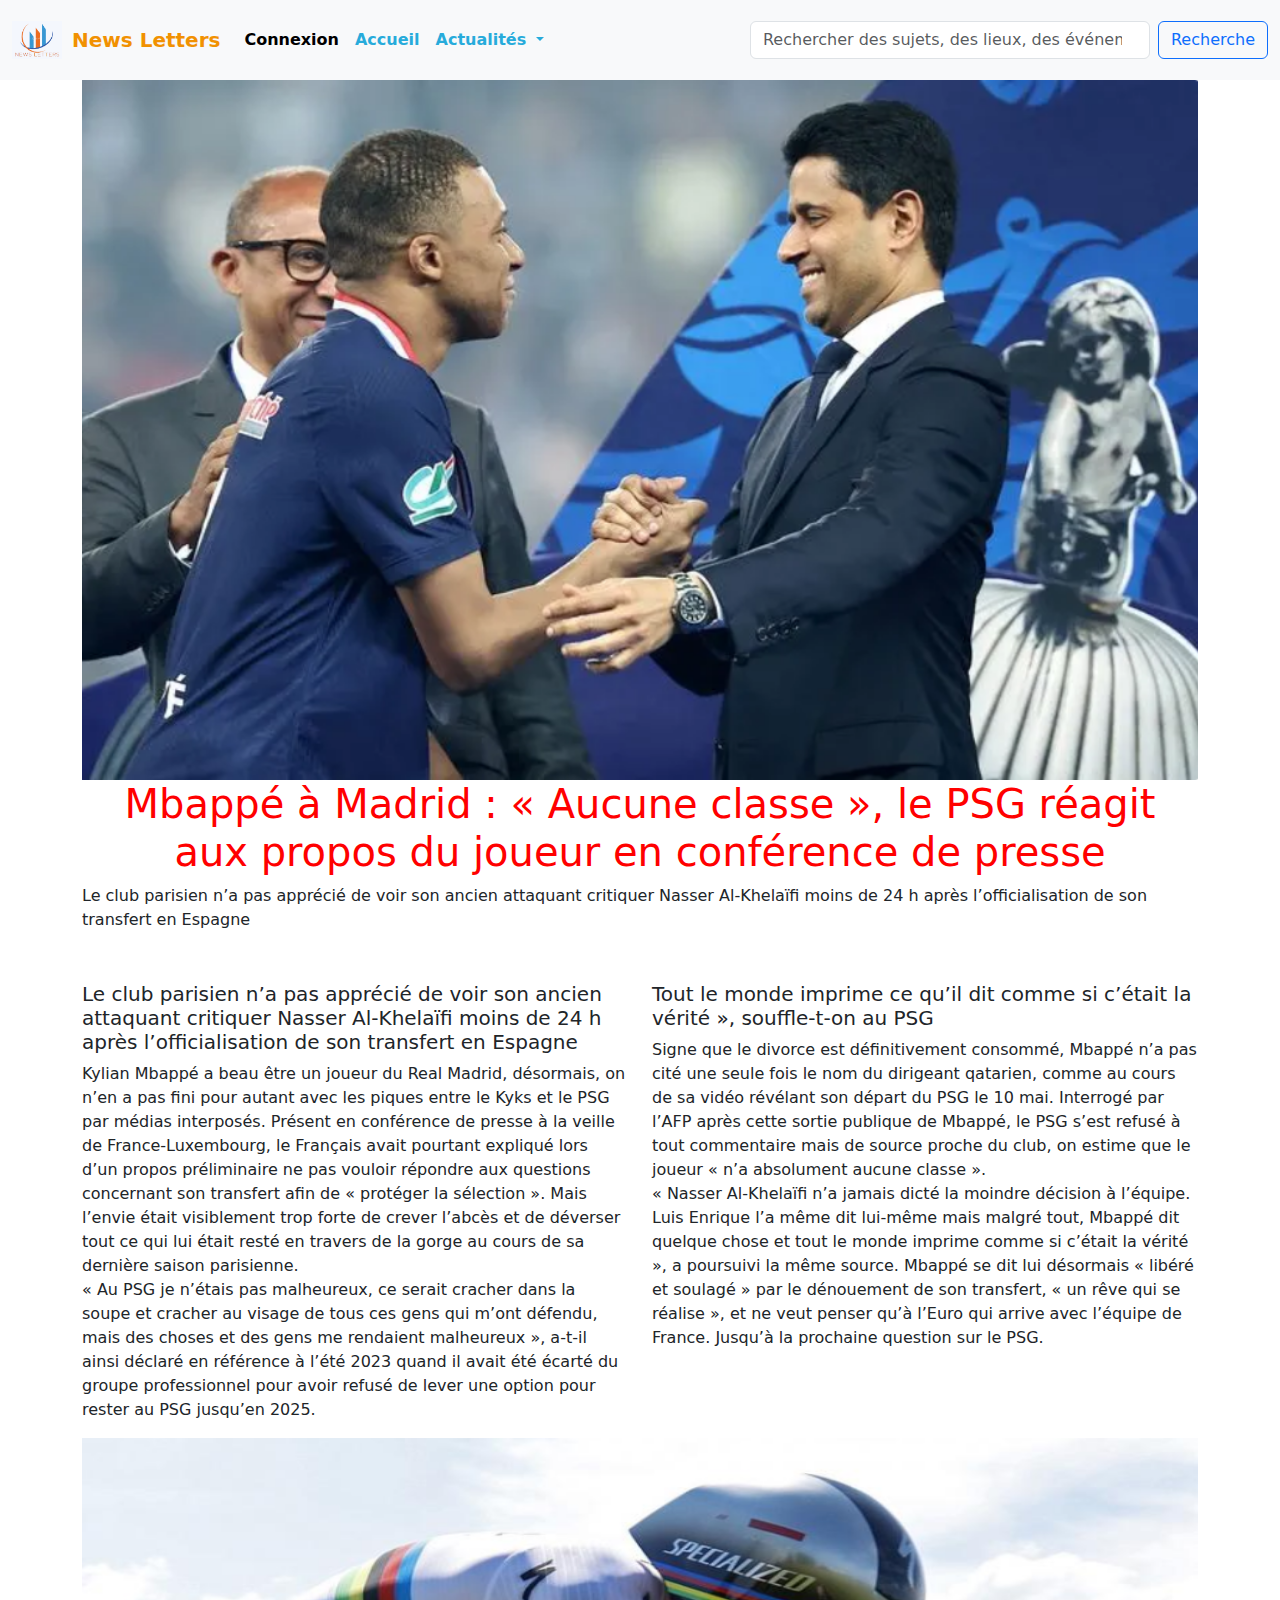
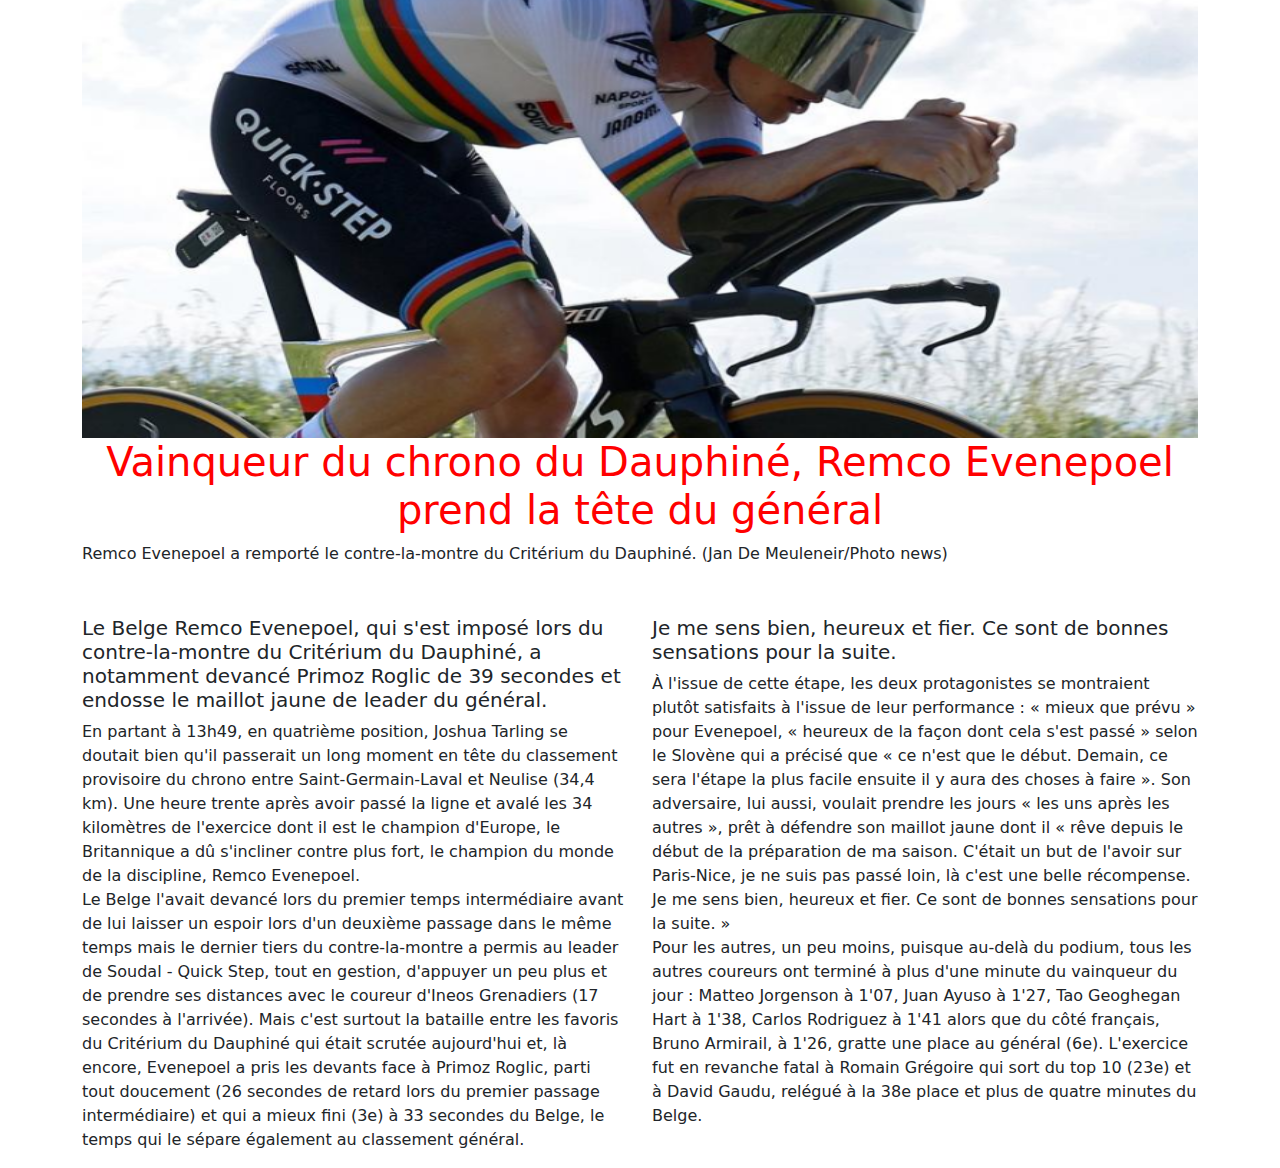
<file: pages/sport.html>
<!DOCTYPE html>
<html lang="en">
<head>
    <meta charset="UTF-8">
    <meta name="viewport" content="width=device-width, initial-scale=1.0">
    <link rel="stylesheet" href="../bootstrap-5.3.3-dist/css/bootstrap.min.css">
    <link rel="stylesheet" href="../pages/sport.css">
    <link rel="stylesheet" href="https://fonts.googleapis.com/css2?family=Material+Symbols+Outlined:opsz,wght,FILL,GRAD@20..48,100..700,0..1,-50..200" />
    <link href="https://cdn.jsdelivr.net/npm/bootstrap-icons/font/bootstrap-icons.css" rel="stylesheet">
    <title>Sport</title>
</head>
<body>
    <nav class="navbar navbar-expand-lg navbar-light bg-light">
        <div class="container-fluid">
            <img src="../images/logo.PNG"style="width: 50px;">
            <a class="navbar-brand" href="#">News Letters</a>
          <button class="navbar-toggler" type="button" data-bs-toggle="collapse" data-bs-target="#navbarSupportedContent" aria-controls="navbarSupportedContent" aria-expanded="false" aria-label="Toggle navigation">
            <span class="navbar-toggler-icon"></span>
          </button>
          <div class="collapse navbar-collapse" id="navbarSupportedContent">
            <ul class="navbar-nav me-auto mb-2 mb-lg-0">
              <li class="nav-item">
                <a class="nav-link active" aria-current="page" href="../index.html">Connexion</a>
              </li>
              <li class="nav-item">
                <a class="nav-link" href="./accueil.html">Accueil</a>
              </li>
              <li class="nav-item dropdown">
                <a class="nav-link dropdown-toggle" href="#" id="navbarDropdown" role="button" data-bs-toggle="dropdown" aria-expanded="false">
                  Actualités
                </a>
                <ul class="dropdown-menu" aria-labelledby="navbarDropdown">
                  <li><a class="dropdown-item" href="./inter.html">International</a></li>
                  <li><a class="dropdown-item" href="./politique.html">Politique</a></li>
                  <li><a class="dropdown-item" href="./sport.html">Sport</a></li>
                  <li><a class="dropdown-item" href="./sante.html">Santé</a></li>
                  <li><hr class="dropdown-divider"></li>
                  <li><a class="dropdown-item" href="#">Autres</a></li>
                </ul>
              </li>
            </ul>
            <form class="d-flex">
              <input class="form-control me-2" type="search" placeholder="Rechercher des sujets, des lieux, des événements . . ." aria-label="Search"style="width: 400px;">
              <button class="btn btn-outline-primary" type="submit">Recherche</button>
            </form>
          </div>
        </div>
      </nav>
      <main>
        <div class="container">
            <img src="../images/sport.PNG"style="width: 100%; height: 700px">
            <div class="title">
                <h1>Mbappé à Madrid : « Aucune classe », le PSG réagit aux propos du joueur en conférence de presse</h1>
                <span>Le club parisien n’a pas apprécié de voir son ancien attaquant critiquer Nasser Al-Khelaïfi moins de 24 h après l’officialisation de son transfert en Espagne </span>
            </div>
            <div class="row">
                <div class="col-md-6">
                    <h5>Le club parisien n’a pas apprécié de voir son ancien attaquant critiquer Nasser Al-Khelaïfi moins de 24 h après l’officialisation de son transfert en Espagne</h5>
                    <p>Kylian Mbappé a beau être un joueur du Real Madrid, désormais, on n’en a pas fini pour autant avec les piques entre le Kyks et le PSG par médias interposés. Présent en conférence de presse à la veille de France-Luxembourg, le Français avait pourtant expliqué lors d’un propos préliminaire ne pas vouloir répondre aux questions concernant son transfert afin de « protéger la sélection ». Mais l’envie était visiblement trop forte de crever l’abcès et de déverser tout ce qui lui était resté en travers de la gorge au cours de sa dernière saison parisienne.<br>« Au PSG je n’étais pas malheureux, ce serait cracher dans la soupe et cracher au visage de tous ces gens qui m’ont défendu, mais des choses et des gens me rendaient malheureux », a-t-il ainsi déclaré en référence à l’été 2023 quand il avait été écarté du groupe professionnel pour avoir refusé de lever une option pour rester au PSG jusqu’en 2025.</p>
                </div>
                <div class="col-md-6">
                    <h5>Tout le monde imprime ce qu’il dit comme si c’était la vérité », souffle-t-on au PSG</h5>
                    <p>Signe que le divorce est définitivement consommé, Mbappé n’a pas cité une seule fois le nom du dirigeant qatarien, comme au cours de sa vidéo révélant son départ du PSG le 10 mai. Interrogé par l’AFP après cette sortie publique de Mbappé, le PSG s’est refusé à tout commentaire mais de source proche du club, on estime que le joueur « n’a absolument aucune classe ».<br>« Nasser Al-Khelaïfi n’a jamais dicté la moindre décision à l’équipe. Luis Enrique l’a même dit lui-même mais malgré tout, Mbappé dit quelque chose et tout le monde imprime comme si c’était la vérité », a poursuivi la même source. Mbappé se dit lui désormais « libéré et soulagé » par le dénouement de son transfert, « un rêve qui se réalise », et ne veut penser qu’à l’Euro qui arrive avec l’équipe de France. Jusqu’à la prochaine question sur le PSG.</p>
                </div>
            </div>
        </div>
        <div class="container">
            <img src="../images/cycle.PNG"style="width: 100%; height: 600px">
            <div class="title">
                <h1>Vainqueur du chrono du Dauphiné, Remco Evenepoel prend la tête du général</h1>
                <span>Remco Evenepoel a remporté le contre-la-montre du Critérium du Dauphiné. (Jan De Meuleneir/Photo news)</span>
            </div>
            <div class="row">
                <div class="col-md-6">
                    <h5>Le Belge Remco Evenepoel, qui s'est imposé lors du contre-la-montre du Critérium du Dauphiné, a notamment devancé Primoz Roglic de 39 secondes et endosse le maillot jaune de leader du général.</h5>
                    <p>En partant à 13h49, en quatrième position, Joshua Tarling se doutait bien qu'il passerait un long moment en tête du classement provisoire du chrono entre Saint-Germain-Laval et Neulise (34,4 km). Une heure trente après avoir passé la ligne et avalé les 34 kilomètres de l'exercice dont il est le champion d'Europe, le Britannique a dû s'incliner contre plus fort, le champion du monde de la discipline, Remco Evenepoel.<br>Le Belge l'avait devancé lors du premier temps intermédiaire avant de lui laisser un espoir lors d'un deuxième passage dans le même temps mais le dernier tiers du contre-la-montre a permis au leader de Soudal - Quick Step, tout en gestion, d'appuyer un peu plus et de prendre ses distances avec le coureur d'Ineos Grenadiers (17 secondes à l'arrivée). Mais c'est surtout la bataille entre les favoris du Critérium du Dauphiné qui était scrutée aujourd'hui et, là encore, Evenepoel a pris les devants face à Primoz Roglic, parti tout doucement (26 secondes de retard lors du premier passage intermédiaire) et qui a mieux fini (3e) à 33 secondes du Belge, le temps qui le sépare également au classement général.</p>
                </div>
                <div class="col-md-6">
                    <h5>Je me sens bien, heureux et fier. Ce sont de bonnes sensations pour la suite.</h5>
                    <p>À l'issue de cette étape, les deux protagonistes se montraient plutôt satisfaits à l'issue de leur performance : « mieux que prévu » pour Evenepoel, « heureux de la façon dont cela s'est passé » selon le Slovène qui a précisé que « ce n'est que le début. Demain, ce sera l'étape la plus facile ensuite il y aura des choses à faire ». Son adversaire, lui aussi, voulait prendre les jours « les uns après les autres », prêt à défendre son maillot jaune dont il « rêve depuis le début de la préparation de ma saison. C'était un but de l'avoir sur Paris-Nice, je ne suis pas passé loin, là c'est une belle récompense. Je me sens bien, heureux et fier. Ce sont de bonnes sensations pour la suite. »<br>Pour les autres, un peu moins, puisque au-delà du podium, tous les autres coureurs ont terminé à plus d'une minute du vainqueur du jour : Matteo Jorgenson à 1'07, Juan Ayuso à 1'27, Tao Geoghegan Hart à 1'38, Carlos Rodriguez à 1'41 alors que du côté français, Bruno Armirail, à 1'26, gratte une place au général (6e). L'exercice fut en revanche fatal à Romain Grégoire qui sort du top 10 (23e) et à David Gaudu, relégué à la 38e place et plus de quatre minutes du Belge.</p>
                </div>
            </div>
        </div>
      </main>  
      <script src="https://cdn.jsdelivr.net/npm/bootstrap@5.1.3/dist/js/bootstrap.bundle.min.js" integrity="sha384-ka7Sk0Gln4gmtz2MlQnikT1wXgYsOg+OMhuP+IlRH9sENBO0LRn5q+8nbTov4+1p" crossorigin="anonymous"></script>                                                                    
</body>
</html>
</file>
<file: styles/index.css>
.material-symbols-outlined {
    font-variation-settings:
    'FILL' 0,
    'wght' 400,
    'GRAD' 0,
    'opsz' 24
  }
  .bg-light {
      height:80px;
  }
  .container{
      margin-top: 150px;
  }
  .form{
      display: flex;
      flex-direction: column;
      align-items: center;
  }
  span{
      font-size:12px;
  }
  .navbar-brand{
      padding-left: 10px;
      color:rgb(241, 145, 1);
      font-weight: 800;
  }
  .navbar-nav li a{
      color: rgb(39, 171, 219);
      font-weight: 600;
  }
  .collapse{
      display: flex;
      flex-direction: row;
      justify-content: flex-end;
      padding-right: 50px;
  }
  body{
      background-color:rgb(242, 246, 247);
  }
  p{
     font-size: 14px;
  }
  h2{
      color:rgb(39, 171, 219);
  }
  header{
      box-shadow: 1px 1px 5px rgb(131, 128, 125);
  }  
  b{
      color:rgb(241, 145, 1);
  }
  i{
  font-size:15px;
  }
  .search{
      display: flex;
      flex-direction: row;
      align-items: center;
  }
  @media only screen and (max-width: 450px){
      .row{
          display: flex;
          flex-direction: column;
          align-content: center;
      }
      .col-6{
          width: 100%;
      }
      h2{
          padding-top: 100px;
      }
      i{
          padding-bottom: 50px;
      }
      .container{
          padding-top: 50px;
      }
      .collapse{
          display:flex;
          flex-direction: column;
          justify-content: flex-end;
      }
      input.form-control.me-2{
          width: 200px !important;
      }
  }
  @media only screen and (max-width: 900px){
      .row{
          display: flex;
          flex-direction: column;
          align-content: center;
      }
      .col-6{
          width: 100%;
      }
      h2{
          padding-top: 100px;
      }
  }
</file>
<file: pages/accueil.css>
.navbar-expand-sm .navbar-collapse {
    display: flex !important;
    flex-basis: auto;
    justify-content:flex-end;
    padding-right: 50px;
}
.navbar-nav li a{
    color: rgb(39, 171, 219);
    font-weight: 600;
}
.my-lg-0 {
    display: flex;
    flex-direction: row;
    gap:20px;
}
.input-group{
    padding-left: 50px;
    padding-right: 100px;
}
.bg-light {
    height: 80px;
}
header{
    box-shadow: 1px 1px 5px rgb(131, 128, 125);
}
.navbar-brand{
    padding-left: 10px;
    color:rgb(241, 145, 1);
    font-weight: 800;
}
.col-md-12{
    display: flex;
    flex-direction: row;
    justify-content: flex-start;
    align-items: center;  
    gap:35px;
    padding: 50px;
}
.col-md-8{
    display: flex;
    flex-direction: row;
    align-items: center;
    gap:40px;
}
.firsttitle{
    display:flex;
    flex-direction: column;
    gap:5px;
}
a.link{
    text-decoration: none;
    color:grey;
}
@media only screen and (max-width: 450px){
    .container{
        padding-top: 150px;
    }
    .d-flex{
        display:flex;
        flex-direction: row-reverse;
        justify-content: flex-end;
    }
    input.form-control.me-2{
        width: 250px !important;
    }
}
</file>
<file: pages/inter.css>
.navbar-expand-sm .navbar-collapse {
    display: flex !important;
    flex-basis: auto;
    justify-content:flex-end;
    padding-right: 50px;
}
.navbar-nav li a{
    color: rgb(39, 171, 219);
    font-weight: 600;
}
.my-lg-0 {
    display: flex;
    flex-direction: row;
    gap:20px;
}
.input-group{
    padding-left: 50px;
    padding-right: 100px;
}
.bg-light {
    height: 80px;
}
header{
    box-shadow: 1px 1px 5px rgb(131, 128, 125);
}
.navbar-brand{
    padding-left: 10px;
    color:rgb(241, 145, 1);
    font-weight: 800;
}

h1{
    color: red;
    text-align: center;
}
.row{
    margin-top: 50px;
}
@media only screen and (max-width: 450px){
    .container{
        padding-top: 150px;
    }
    .d-flex{
        display:flex;
        flex-direction: row-reverse;
        justify-content: flex-end;
    }
    input.form-control.me-2{
        width: 250px !important;
    }
}
</file>
<file: pages/politique.css>
.navbar-expand-sm .navbar-collapse {
    display: flex !important;
    flex-basis: auto;
    justify-content:flex-end;
    padding-right: 50px;
}
.navbar-nav li a{
    color: rgb(39, 171, 219);
    font-weight: 600;
}
.my-lg-0 {
    display: flex;
    flex-direction: row;
    gap:20px;
}
.input-group{
    padding-left: 50px;
    padding-right: 100px;
}
.bg-light {
    height: 80px;
}
header{
    box-shadow: 1px 1px 5px rgb(131, 128, 125);
}
.navbar-brand{
    padding-left: 10px;
    color:rgb(241, 145, 1);
    font-weight: 800;
}
h1{
    color: red;
    text-align: center;
}
.row{
    margin-top: 50px;
}
@media only screen and (max-width: 400px){
    .container{
        padding-top: 150px;
    }
    .d-flex{
        display:flex;
        flex-direction: row-reverse;
        justify-content: flex-end;
    }
    input.form-control.me-2{
        width: 250px !important;
    }
}
</file>
<file: pages/sante.css>
.navbar-expand-sm .navbar-collapse {
    display: flex !important;
    flex-basis: auto;
    justify-content:flex-end;
    padding-right: 50px;
}
.navbar-nav li a{
    color: rgb(39, 171, 219);
    font-weight: 600;
}
.my-lg-0 {
    display: flex;
    flex-direction: row;
    gap:20px;
}
.input-group{
    padding-left: 50px;
    padding-right: 100px;
}
.bg-light {
    height: 80px;
}
header{
    box-shadow: 1px 1px 5px rgb(131, 128, 125);
}
.navbar-brand{
    padding-left: 10px;
    color:rgb(241, 145, 1);
    font-weight: 800;
}
h1{
    color: red;
    text-align: center;
}
.row{
    margin-top: 50px;
}
@media only screen and (max-width: 450px){
    .container{
        padding-top: 150px;
    }
    .d-flex{
        display:flex;
        flex-direction: row-reverse;
        justify-content: flex-end;
    }
    input.form-control.me-2{
        width: 250px !important;
    }
}
</file>
<file: pages/sport.css>
.navbar-expand-sm .navbar-collapse {
    display: flex !important;
    flex-basis: auto;
    justify-content:flex-end;
    padding-right: 50px;
}
.navbar-nav li a{
    color: rgb(39, 171, 219);
    font-weight: 600;
}
.my-lg-0 {
    display: flex;
    flex-direction: row;
    gap:20px;
}
.input-group{
    padding-left: 50px;
    padding-right: 100px;
}
.bg-light {
    height: 80px;
}
header{
    box-shadow: 1px 1px 5px rgb(131, 128, 125);
}
.navbar-brand{
    padding-left: 10px;
    color:rgb(241, 145, 1);
    font-weight: 800;
}
h1{
    color: red;
    text-align: center;
}
.row{
    margin-top: 50px;
}
@media only screen and (max-width: 450px){
    .container{
        padding-top: 150px;
    }
    .d-flex{
        display:flex;
        flex-direction: row-reverse;
        justify-content: flex-end;
    }
    input.form-control.me-2{
        width: 250px !important;
    }
}
</file>
